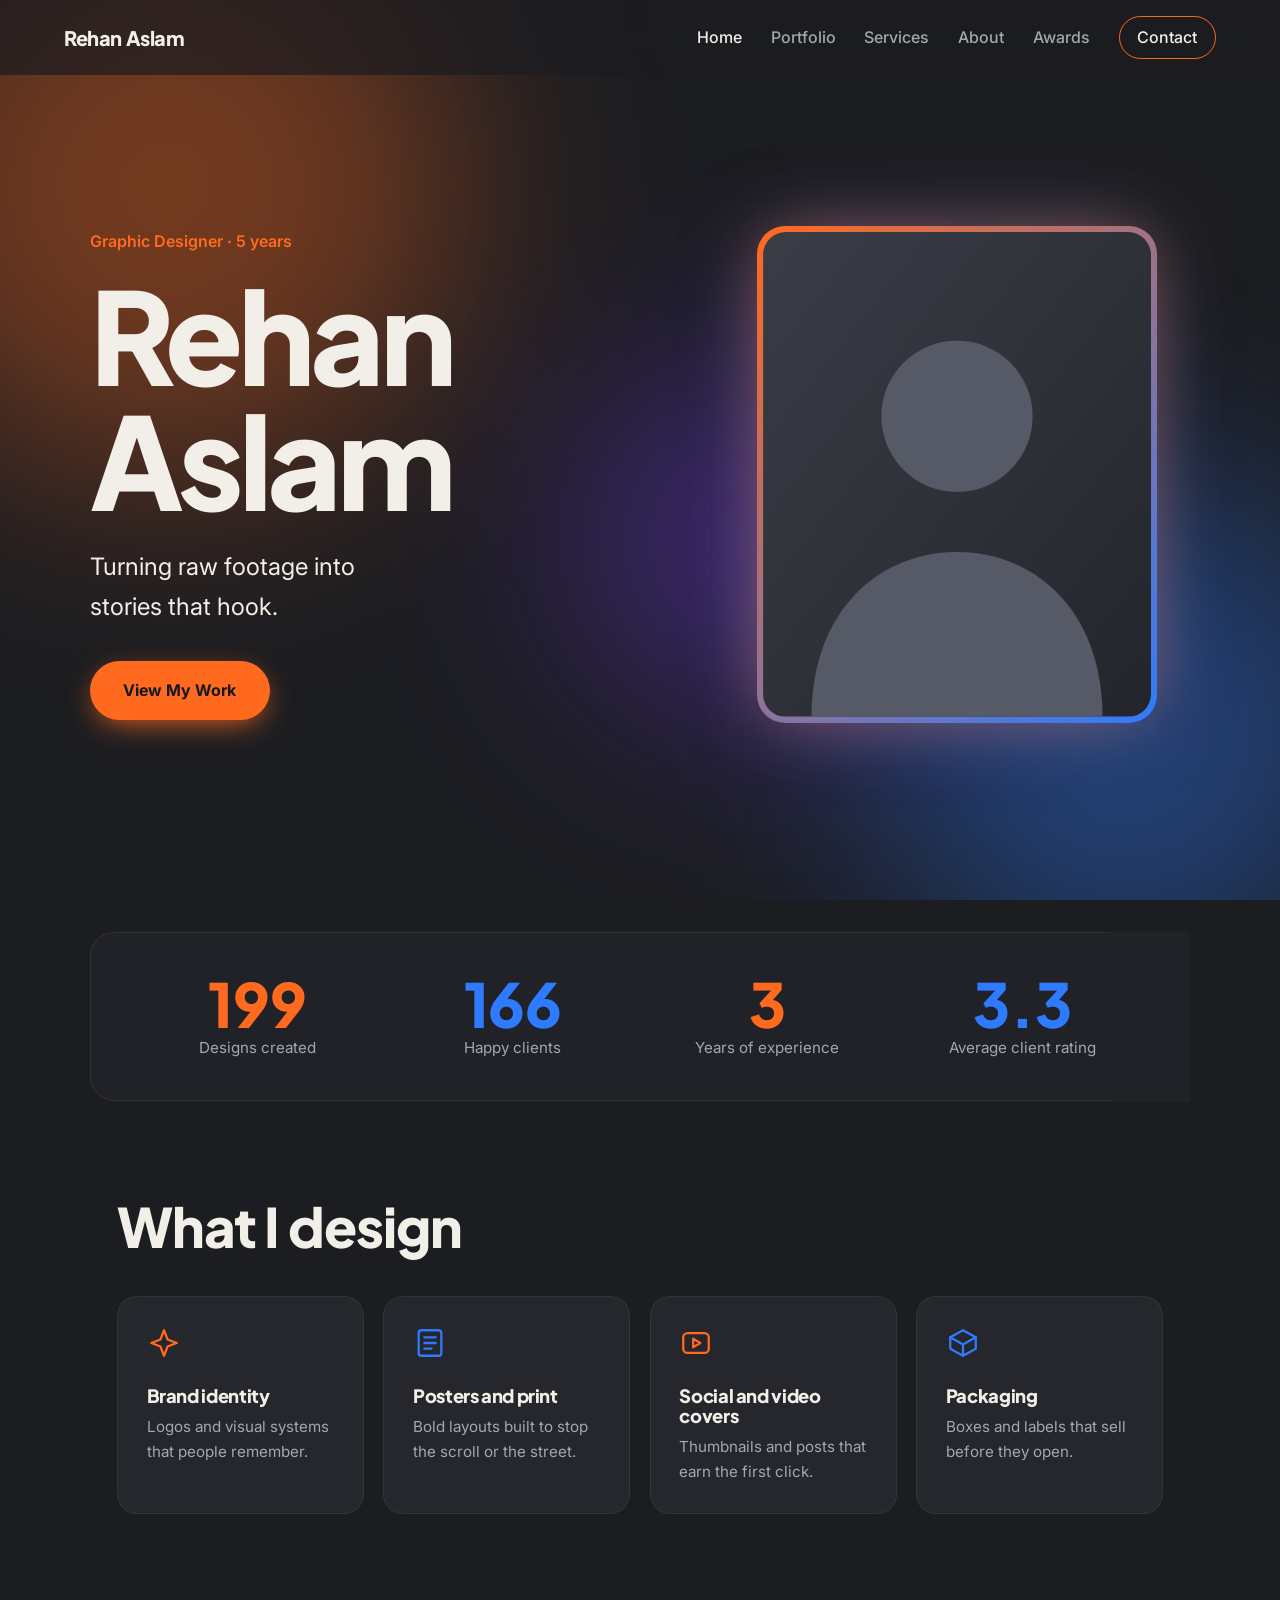
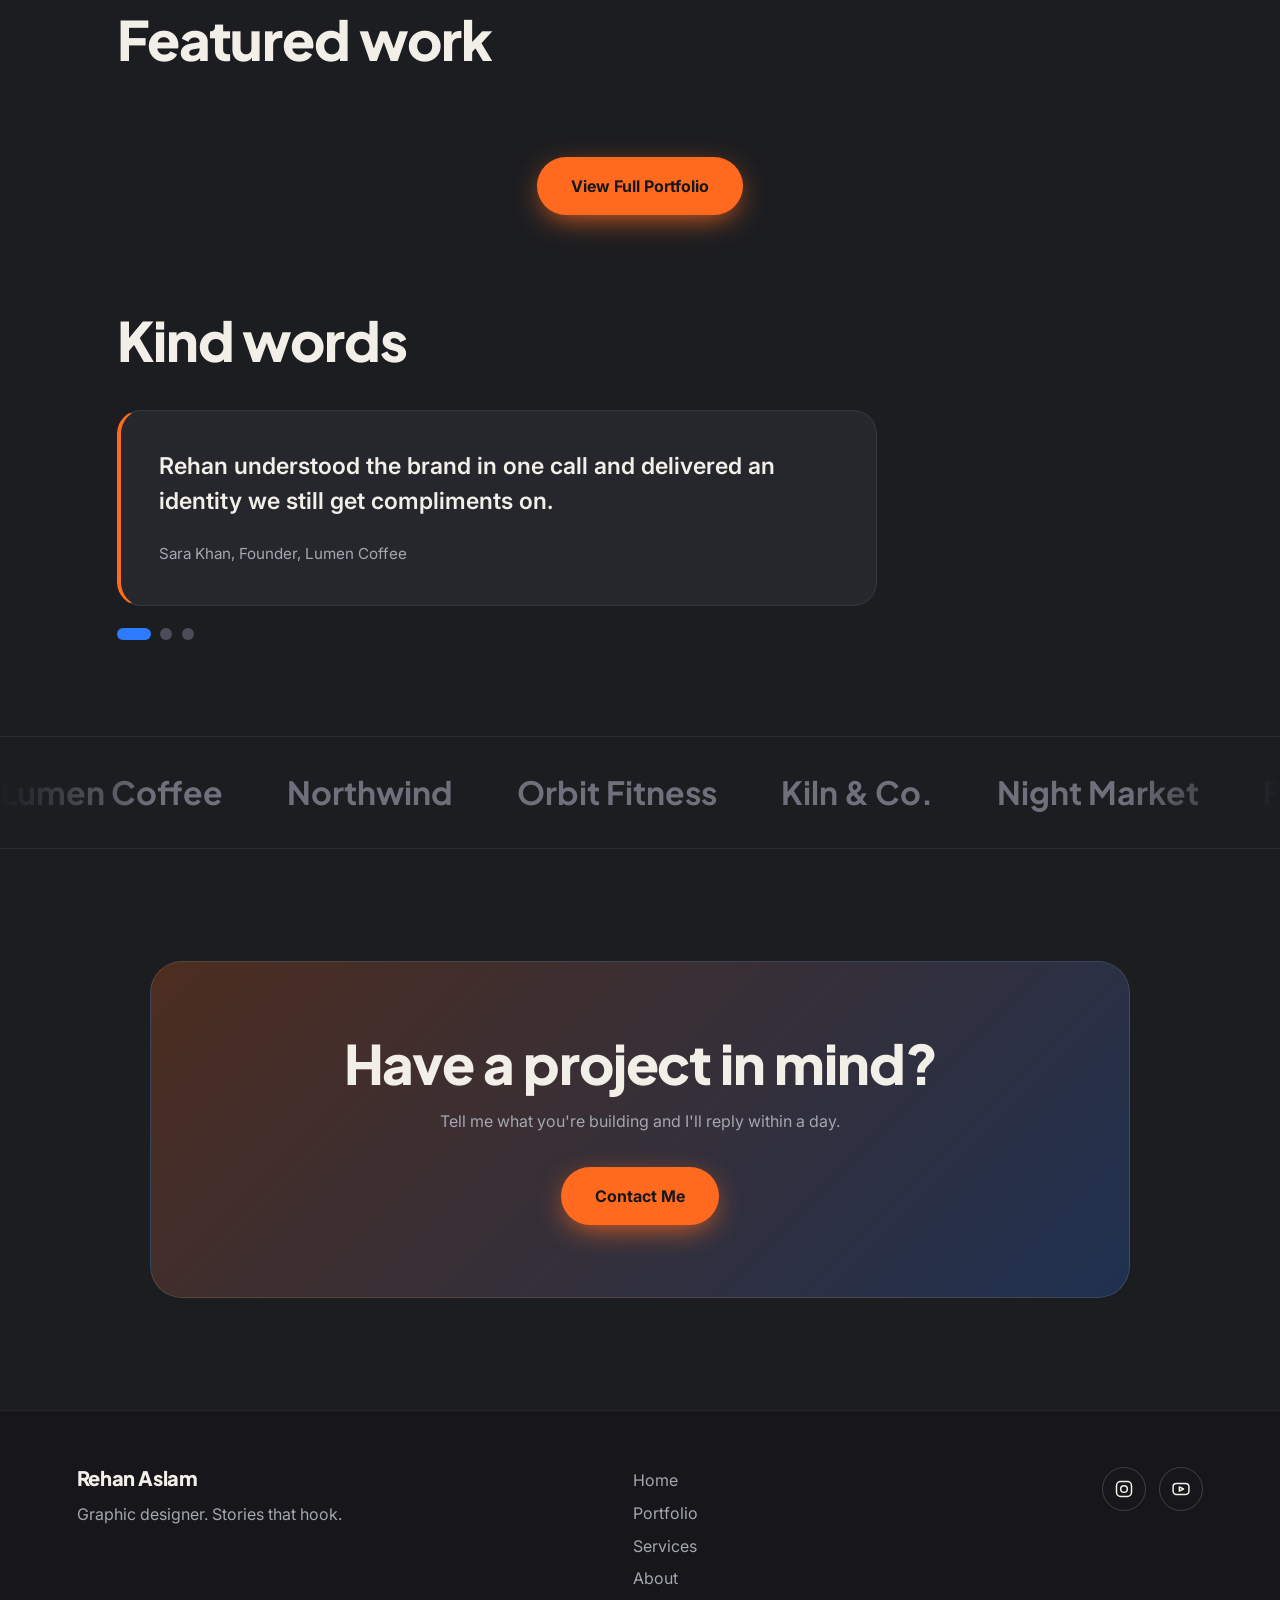
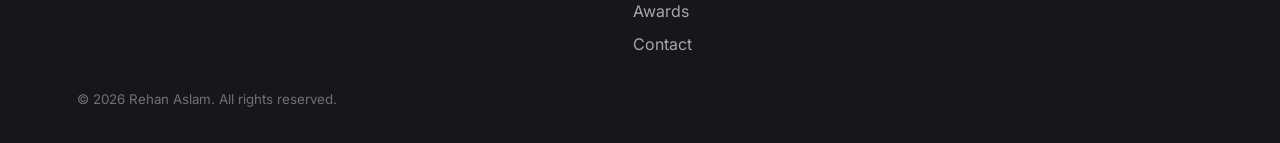
<file: rehan-aslam-portfolio (8)/rehan/index.html>
<!DOCTYPE html>
<html lang="en"><head><meta charset="utf-8"><meta name="viewport" content="width=device-width,initial-scale=1">
<title>Rehan Aslam | Graphic Designer</title>
<meta name="description" content="Rehan Aslam, graphic designer with 5 years of experience. Turning raw footage into stories that hook.">
<link rel="preconnect" href="https://fonts.googleapis.com"><link rel="preconnect" href="https://fonts.gstatic.com" crossorigin>
<link href="https://fonts.googleapis.com/css2?family=Plus+Jakarta+Sans:wght@600;700;800&family=Inter:wght@400;500;600&display=swap" rel="stylesheet">
<link rel="stylesheet" href="css/themes.css"><link rel="stylesheet" href="css/style.css"><script>try{document.documentElement.dataset.theme=localStorage.th||''}catch(e){}</script><link rel="icon" href="data:image/svg+xml,%3Csvg xmlns=%27http://www.w3.org/2000/svg%27 viewBox=%270 0 64 64%27%3E%3Crect width=%2764%27 height=%2764%27 rx=%2714%27 fill=%27%23ff6a1f%27/%3E%3Ctext x=%2732%27 y=%2744%27 font-size=%2738%27 font-weight=%27800%27 text-anchor=%27middle%27 fill=%27%2316171a%27 font-family=%27Arial%27%3ER%3C/text%3E%3C/svg%3E"></head><body>
<div class="glow" aria-hidden="true"><i class="b1"></i><i class="b2"></i><i class="b3"></i></div>
<header class="nav"><a class="logo" href="index.html" data-t="g.h1">Rehan Aslam</a>
<button class="burger" aria-label="Menu" aria-expanded="false"><span></span><span></span></button>
<nav id="menu"><a href="index.html" class="on">Home</a><a href="portfolio.html">Portfolio</a><a href="services.html">Services</a><a href="about.html">About</a><a href="awards.html">Awards</a><a href="contact.html" class="pill">Contact</a></nav></header>
<main>
<section class="hero"><div class="hero-text"><p class="role" data-t="home.1">Graphic Designer · 5 years</p><h1 data-t="home.2">Rehan<br>Aslam</h1><p class="tag" data-t="home.3">Turning raw footage into stories that hook.</p><a class="btn" href="portfolio.html" data-t="home.4">View My Work</a></div>
<figure class="photo"><img data-img="profile" src="assets/profile-placeholder.svg" alt="Portrait of Rehan Aslam" width="400" height="500"></figure></section>

<section class="stats rv"><div data-tn="home.stat1" data-to="300" data-s="+"><b>0</b><span data-t="home.5">Designs created</span></div><div data-tn="home.stat2" data-to="250" data-s="+"><b>0</b><span data-t="home.6">Happy clients</span></div><div data-tn="home.stat3" data-to="5" data-s=""><b>0</b><span data-t="home.7">Years of experience</span></div><div data-tn="home.stat4" data-to="4.9" data-s="/5" data-d="1"><b>0</b><span data-t="home.8">Average client rating</span></div></section>

<section class="sec"><h2 class="rv" data-t="home.9">What I design</h2><div class="grid4">
<article class="rv card"><svg viewBox="0 0 24 24"><path d="M12 3l2.5 6.5L21 12l-6.5 2.5L12 21l-2.5-6.5L3 12l6.5-2.5z"/></svg><h3 data-t="home.10">Brand identity</h3><p data-t="home.11">Logos and visual systems that people remember.</p></article>
<article class="rv card"><svg viewBox="0 0 24 24"><rect x="4" y="3" width="16" height="18" rx="2"/><path d="M8 8h8M8 12h8M8 16h5"/></svg><h3 data-t="home.12">Posters and print</h3><p data-t="home.13">Bold layouts built to stop the scroll or the street.</p></article>
<article class="rv card"><svg viewBox="0 0 24 24"><rect x="3" y="5" width="18" height="14" rx="3"/><path d="M10 9l5 3-5 3z"/></svg><h3 data-t="home.14">Social and video covers</h3><p data-t="home.15">Thumbnails and posts that earn the first click.</p></article>
<article class="rv card"><svg viewBox="0 0 24 24"><path d="M3 8l9-5 9 5v8l-9 5-9-5z"/><path d="M3 8l9 5 9-5M12 13v8"/></svg><h3 data-t="home.16">Packaging</h3><p data-t="home.17">Boxes and labels that sell before they open.</p></article></div></section>

<section class="sec"><h2 class="rv" data-t="home.18">Featured work</h2><div class="work"></div>
<p class="center rv"><a class="btn" href="portfolio.html" data-t="home.19">View Full Portfolio</a></p></section>

<section class="sec"><h2 class="rv" data-t="home.20">Kind words</h2><div class="slider rv" aria-live="polite"><div class="track">
<blockquote><p data-t="home.21">Rehan understood the brand in one call and delivered an identity we still get compliments on.</p><cite data-t="home.22">Sara Khan, Founder, Lumen Coffee</cite></blockquote>
<blockquote><p data-t="home.23">Fast, sharp and easy to work with. Our launch posters outperformed every previous campaign.</p><cite data-t="home.24">Daniel Cruz, Marketing Lead, Northwind</cite></blockquote>
<blockquote><p data-t="home.25">He turns rough ideas into designs that feel finished. Every revision made it better.</p><cite data-t="home.26">Ayesha Malik, Creative Director, Orbit</cite></blockquote></div>
<div class="dots"><button aria-label="Testimonial 1" class="on"></button><button aria-label="Testimonial 2"></button><button aria-label="Testimonial 3"></button></div></div></section>

<section class="brands rv" aria-label="Brands I have worked with"><div class="mq"><div class="mqt"><span data-t="home.27">Lumen Coffee</span><span data-t="home.28">Northwind</span><span data-t="home.29">Orbit Fitness</span><span data-t="home.30">Kiln &amp; Co.</span><span data-t="home.31">Night Market</span><span data-t="home.32">Fable Books</span></div></div></section>

<section class="cta rv"><h2 data-t="home.33">Have a project in mind?</h2><p data-t="home.34">Tell me what you're building and I'll reply within a day.</p><a class="btn" href="contact.html" data-t="home.35">Contact Me</a></section>
</main>
<footer><div><a class="logo" href="index.html" data-t="g.f1">Rehan Aslam</a><p data-t="g.f2">Graphic designer. Stories that hook.</p></div>
<nav><a href="index.html">Home</a><a href="portfolio.html">Portfolio</a><a href="services.html">Services</a><a href="about.html">About</a><a href="awards.html">Awards</a><a href="contact.html">Contact</a></nav>
<div class="soc"><a href="https://www.instagram.com/" target="_blank" rel="noopener" data-c="instagram" aria-label="Instagram"><svg viewBox="0 0 24 24"><rect x="3" y="3" width="18" height="18" rx="5"/><circle cx="12" cy="12" r="4"/></svg></a><a href="https://www.youtube.com/" target="_blank" rel="noopener" data-c="youtube" aria-label="YouTube"><svg viewBox="0 0 24 24"><rect x="2.5" y="5.5" width="19" height="13" rx="4"/><path d="M10 9.5l5 2.5-5 2.5z"/></svg></a></div>
<small data-t="g.f3">© 2026 Rehan Aslam. All rights reserved.</small></footer>
<script src="js/main.js"></script><script src="js/site.js"></script></body></html>
</file>
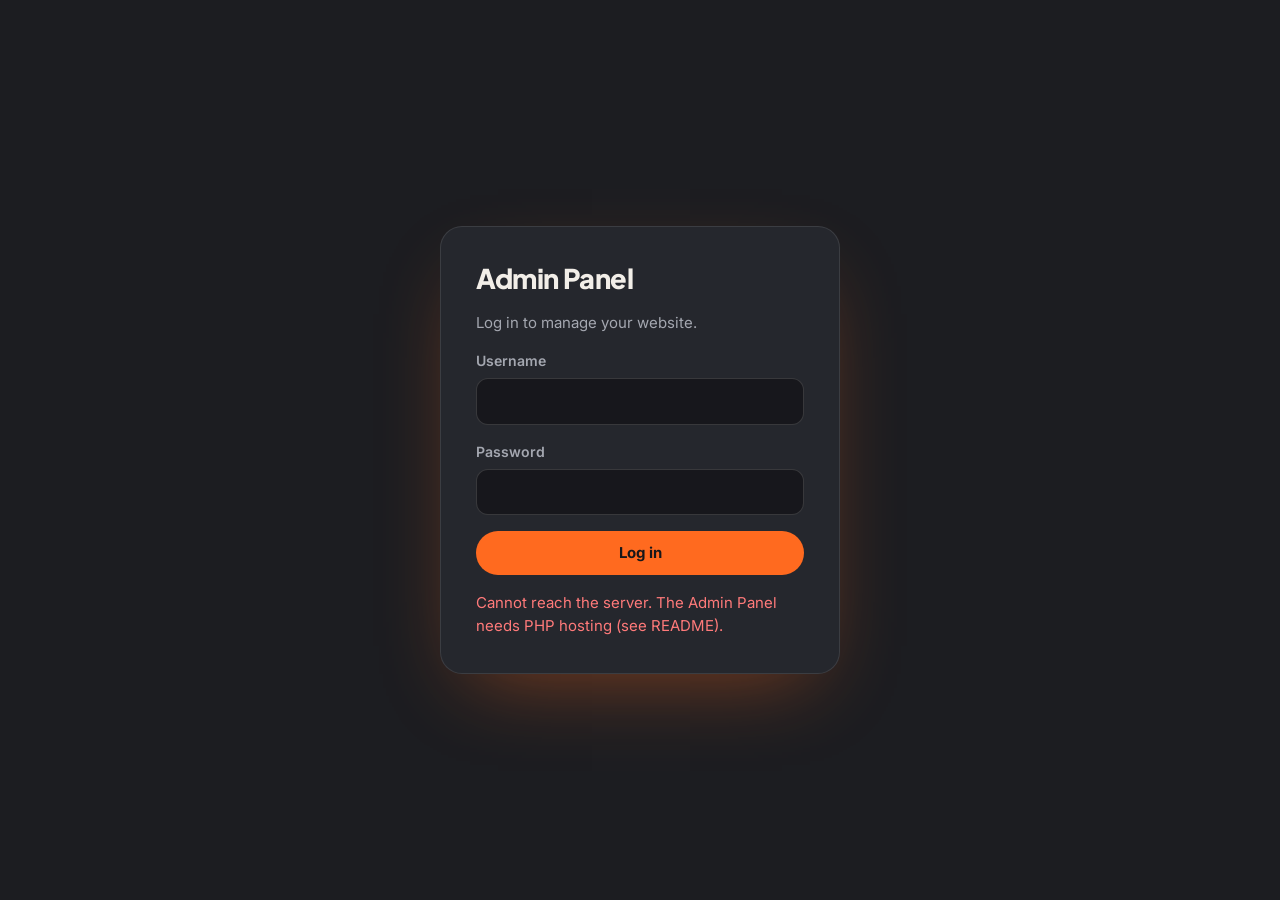
<file: rehan-aslam-portfolio (8)/rehan/admin/index.html>
<!DOCTYPE html>
<html lang="en"><head><meta charset="utf-8"><meta name="viewport" content="width=device-width,initial-scale=1"><meta name="robots" content="noindex,nofollow">
<title>Admin Panel | Rehan Aslam</title>
<script>try{document.documentElement.dataset.theme=localStorage.th||''}catch(e){}</script>
<link href="https://fonts.googleapis.com/css2?family=Plus+Jakarta+Sans:wght@600;700;800&family=Inter:wght@400;500;600&display=swap" rel="stylesheet">
<link rel="stylesheet" href="../css/themes.css"><link rel="stylesheet" href="admin.css"><link rel="icon" href="data:image/svg+xml,%3Csvg xmlns=%27http://www.w3.org/2000/svg%27 viewBox=%270 0 64 64%27%3E%3Crect width=%2764%27 height=%2764%27 rx=%2714%27 fill=%27%23ff6a1f%27/%3E%3Ctext x=%2732%27 y=%2744%27 font-size=%2738%27 font-weight=%27800%27 text-anchor=%27middle%27 fill=%27%2316171a%27 font-family=%27Arial%27%3ER%3C/text%3E%3C/svg%3E"></head><body>
<div id="login" hidden><form id="lf" class="lbox"><h1>Admin Panel</h1><p>Log in to manage your website.</p>
<label>Username<input id="lu" autocomplete="username" required></label><label>Password<input id="lp" type="password" autocomplete="current-password" required></label>
<button class="b1" type="submit">Log in</button><p id="lerr" class="err" role="alert"></p></form></div>
<div id="app" hidden><aside><div class="brand">Rehan Aslam<small>Admin Panel</small></div><nav id="nav"></nav><a class="vs" href="../index.html" target="_blank">View live website</a><button id="out" class="b2">Log out</button></aside>
<main id="main"></main></div><div id="toast" role="status"></div><script src="admin.js"></script></body></html>
</file>
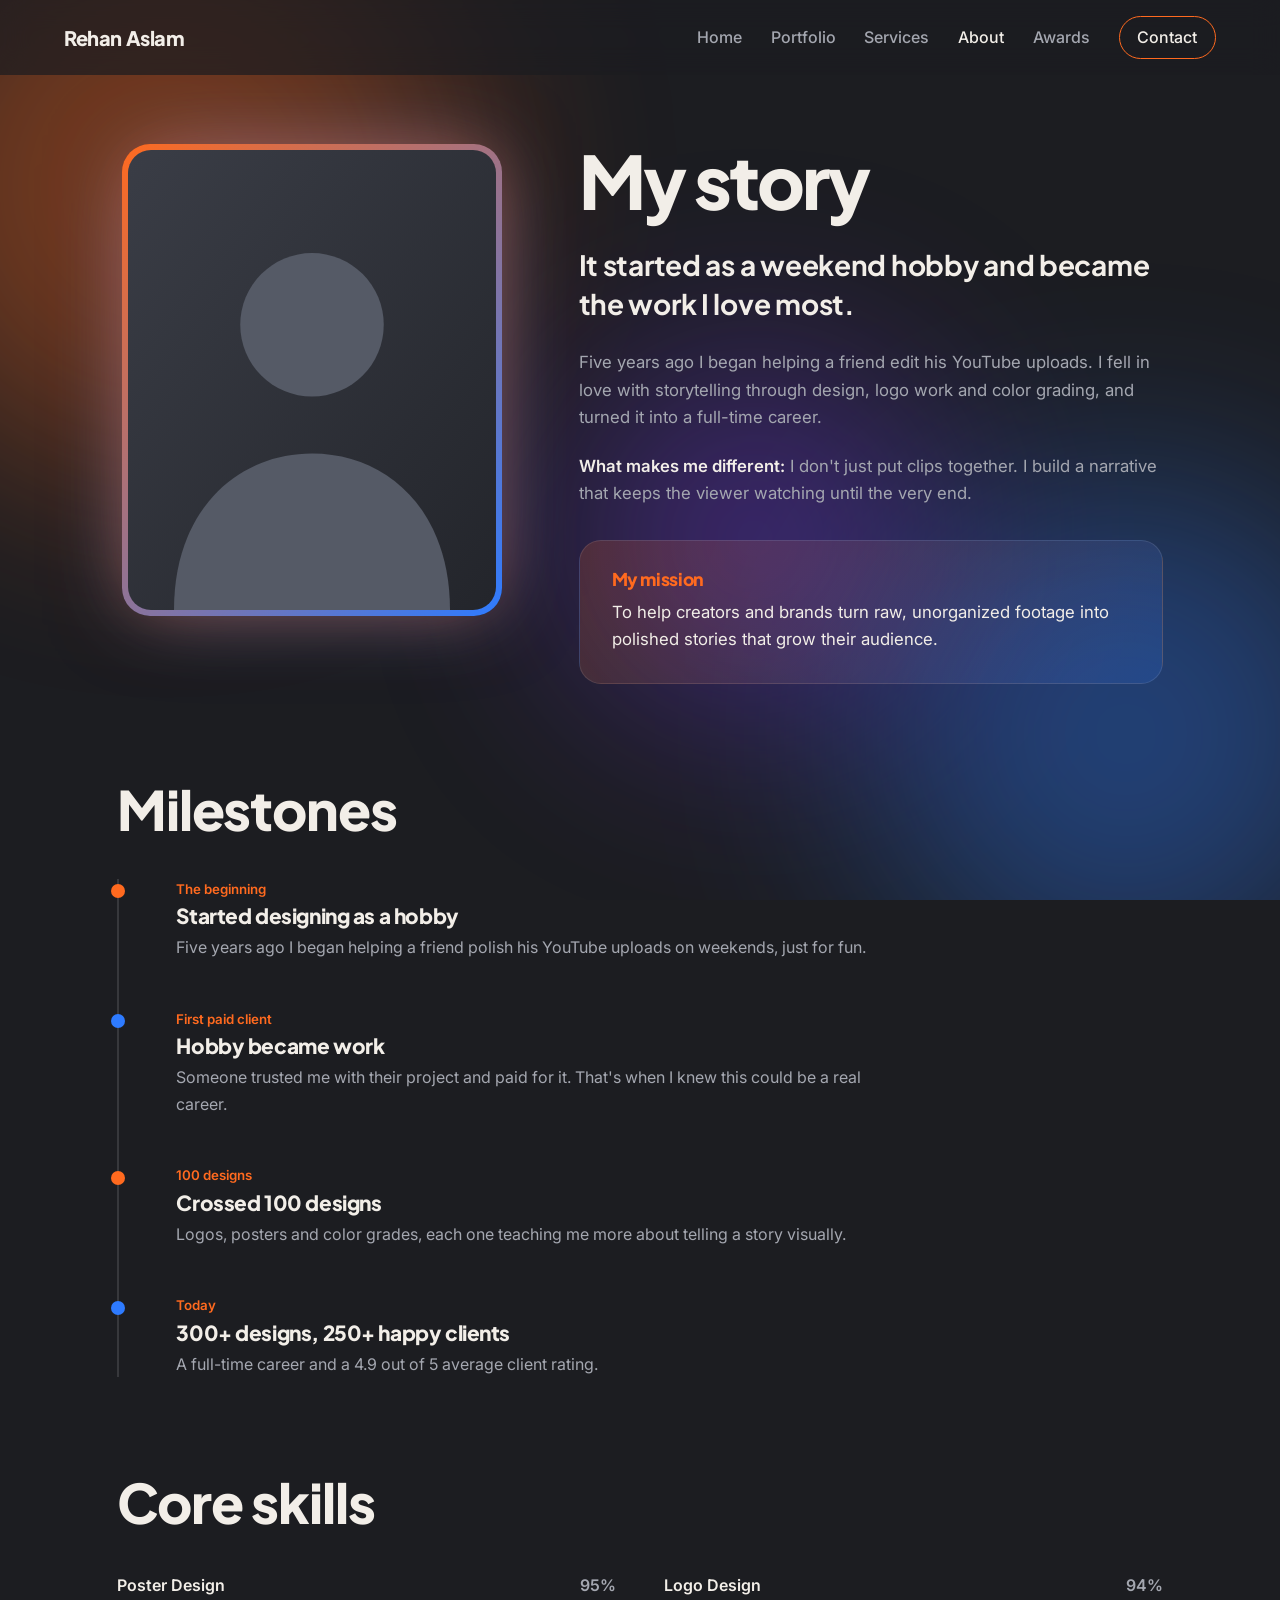
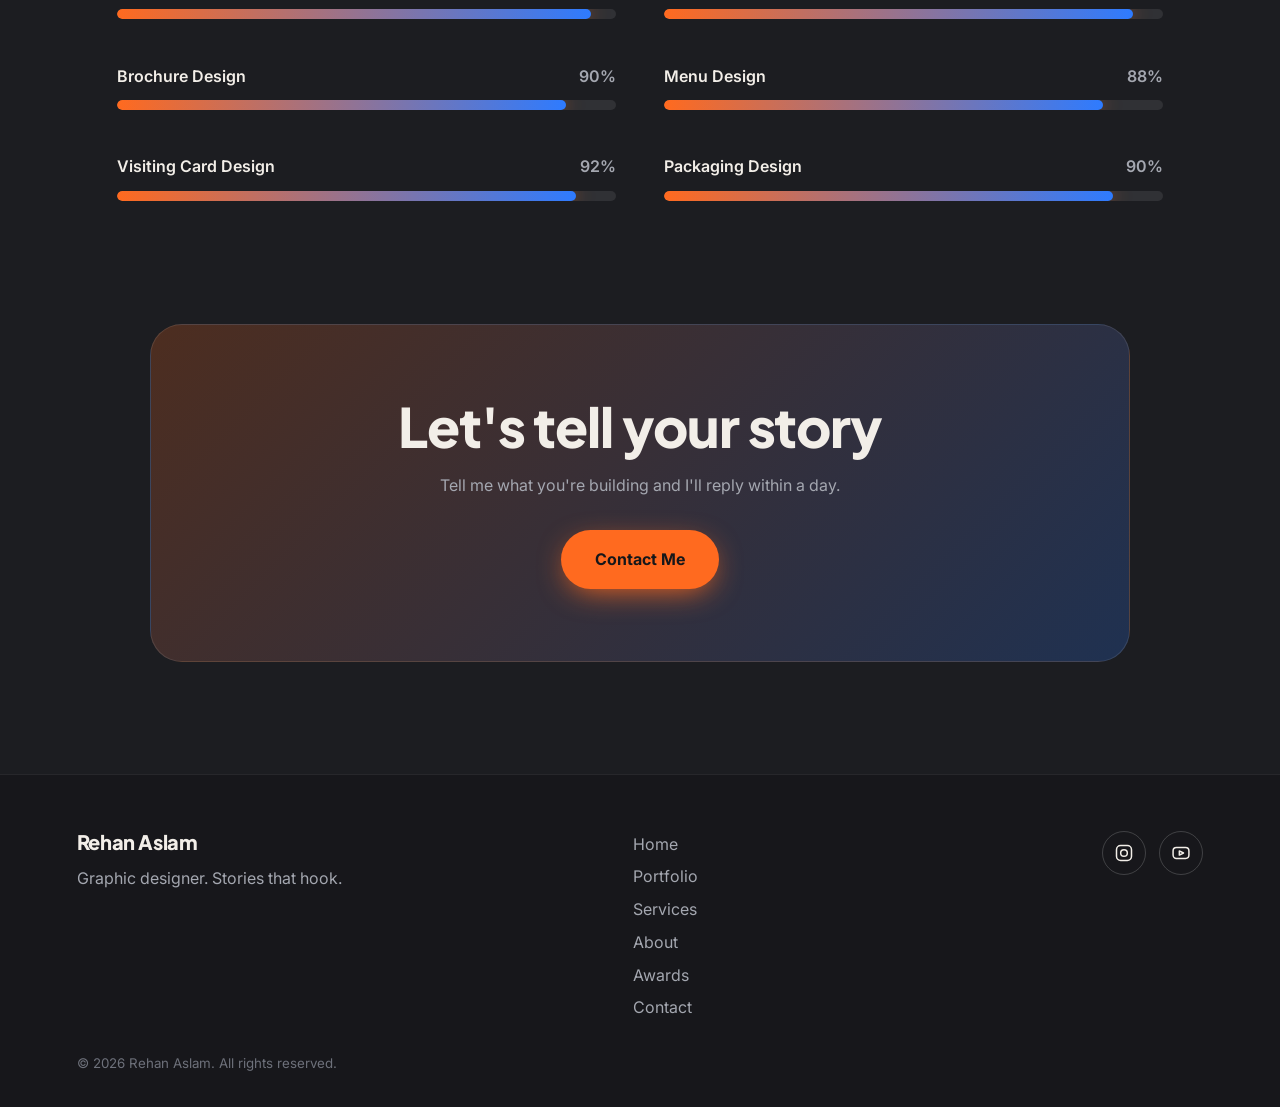
<file: rehan-aslam-portfolio (8)/rehan/about.html>
<!DOCTYPE html>
<html lang="en"><head><meta charset="utf-8"><meta name="viewport" content="width=device-width,initial-scale=1">
<title>About | Rehan Aslam</title>
<meta name="description" content="The story, milestones and skills of Rehan Aslam, graphic designer.">
<link rel="preconnect" href="https://fonts.googleapis.com"><link rel="preconnect" href="https://fonts.gstatic.com" crossorigin>
<link href="https://fonts.googleapis.com/css2?family=Plus+Jakarta+Sans:wght@600;700;800&family=Inter:wght@400;500;600&display=swap" rel="stylesheet">
<link rel="stylesheet" href="css/themes.css"><link rel="stylesheet" href="css/style.css"><script>try{document.documentElement.dataset.theme=localStorage.th||''}catch(e){}</script><link rel="icon" href="data:image/svg+xml,%3Csvg xmlns=%27http://www.w3.org/2000/svg%27 viewBox=%270 0 64 64%27%3E%3Crect width=%2764%27 height=%2764%27 rx=%2714%27 fill=%27%23ff6a1f%27/%3E%3Ctext x=%2732%27 y=%2744%27 font-size=%2738%27 font-weight=%27800%27 text-anchor=%27middle%27 fill=%27%2316171a%27 font-family=%27Arial%27%3ER%3C/text%3E%3C/svg%3E"></head><body>
<div class="glow" aria-hidden="true"><i class="b1"></i><i class="b2"></i><i class="b3"></i></div>
<header class="nav"><a class="logo" href="index.html" data-t="g.h1">Rehan Aslam</a>
<button class="burger" aria-label="Menu" aria-expanded="false"><span></span><span></span></button>
<nav id="menu"><a href="index.html">Home</a><a href="portfolio.html">Portfolio</a><a href="services.html">Services</a><a href="about.html" class="on">About</a><a href="awards.html">Awards</a><a href="contact.html" class="pill">Contact</a></nav></header>
<main>
<section class="abt"><figure class="photo rv"><img data-img="profile" src="assets/profile-placeholder.svg" alt="Portrait of Rehan Aslam" width="400" height="500"></figure>
<div><h1 class="rv" data-t="about.1">My story</h1>
<p class="lead rv" data-t="about.2">It started as a weekend hobby and became the work I love most.</p>
<p class="rv" data-t="about.3">Five years ago I began helping a friend edit his YouTube uploads. I fell in love with storytelling through design, logo work and color grading, and turned it into a full-time career.</p>
<p class="rv"><strong>What makes me different:</strong> I don't just put clips together. I build a narrative that keeps the viewer watching until the very end.</p>
<div class="mission rv"><h3 data-t="about.4">My mission</h3><p data-t="about.5">To help creators and brands turn raw, unorganized footage into polished stories that grow their audience.</p></div></div></section>
<section class="sec"><h2 class="rv" data-t="about.6">Milestones</h2><ol class="tl"><li class="rv"><small data-t="about.7">The beginning</small><h3 data-t="about.8">Started designing as a hobby</h3><p data-t="about.9">Five years ago I began helping a friend polish his YouTube uploads on weekends, just for fun.</p></li><li class="rv"><small data-t="about.10">First paid client</small><h3 data-t="about.11">Hobby became work</h3><p data-t="about.12">Someone trusted me with their project and paid for it. That's when I knew this could be a real career.</p></li><li class="rv"><small data-t="about.13">100 designs</small><h3 data-t="about.14">Crossed 100 designs</h3><p data-t="about.15">Logos, posters and color grades, each one teaching me more about telling a story visually.</p></li><li class="rv"><small data-t="about.16">Today</small><h3 data-t="about.17">300+ designs, 250+ happy clients</h3><p data-t="about.18">A full-time career and a 4.9 out of 5 average client rating.</p></li></ol></section>
<section class="sec"><h2 class="rv" data-t="about.19">Core skills</h2><div class="skills"><div class="sk rv"><div>Poster Design<span data-t="about.20">95%</span></div><div class="bar" role="progressbar" aria-label="Poster Design" aria-valuenow="95" aria-valuemin="0" aria-valuemax="100"><i style="--w:95%"></i></div></div><div class="sk rv"><div>Logo Design<span data-t="about.21">94%</span></div><div class="bar" role="progressbar" aria-label="Logo Design" aria-valuenow="94" aria-valuemin="0" aria-valuemax="100"><i style="--w:94%"></i></div></div><div class="sk rv"><div>Brochure Design<span data-t="about.22">90%</span></div><div class="bar" role="progressbar" aria-label="Brochure Design" aria-valuenow="90" aria-valuemin="0" aria-valuemax="100"><i style="--w:90%"></i></div></div><div class="sk rv"><div>Menu Design<span data-t="about.23">88%</span></div><div class="bar" role="progressbar" aria-label="Menu Design" aria-valuenow="88" aria-valuemin="0" aria-valuemax="100"><i style="--w:88%"></i></div></div><div class="sk rv"><div>Visiting Card Design<span data-t="about.24">92%</span></div><div class="bar" role="progressbar" aria-label="Visiting Card Design" aria-valuenow="92" aria-valuemin="0" aria-valuemax="100"><i style="--w:92%"></i></div></div><div class="sk rv"><div>Packaging Design<span data-t="about.25">90%</span></div><div class="bar" role="progressbar" aria-label="Packaging Design" aria-valuenow="90" aria-valuemin="0" aria-valuemax="100"><i style="--w:90%"></i></div></div></div></section>
<section class="cta rv"><h2 data-t="about.26">Let's tell your story</h2><p data-t="about.27">Tell me what you're building and I'll reply within a day.</p><a class="btn" href="contact.html" data-t="about.28">Contact Me</a></section>
</main>
<footer><div><a class="logo" href="index.html" data-t="g.f1">Rehan Aslam</a><p data-t="g.f2">Graphic designer. Stories that hook.</p></div>
<nav><a href="index.html">Home</a><a href="portfolio.html">Portfolio</a><a href="services.html">Services</a><a href="about.html">About</a><a href="awards.html">Awards</a><a href="contact.html">Contact</a></nav>
<div class="soc"><a href="https://www.instagram.com/" target="_blank" rel="noopener" data-c="instagram" aria-label="Instagram"><svg viewBox="0 0 24 24"><rect x="3" y="3" width="18" height="18" rx="5"/><circle cx="12" cy="12" r="4"/></svg></a><a href="https://www.youtube.com/" target="_blank" rel="noopener" data-c="youtube" aria-label="YouTube"><svg viewBox="0 0 24 24"><rect x="2.5" y="5.5" width="19" height="13" rx="4"/><path d="M10 9.5l5 2.5-5 2.5z"/></svg></a></div>
<small data-t="g.f3">© 2026 Rehan Aslam. All rights reserved.</small></footer>
<script src="js/main.js"></script><script src="js/site.js"></script></body></html>
</file>
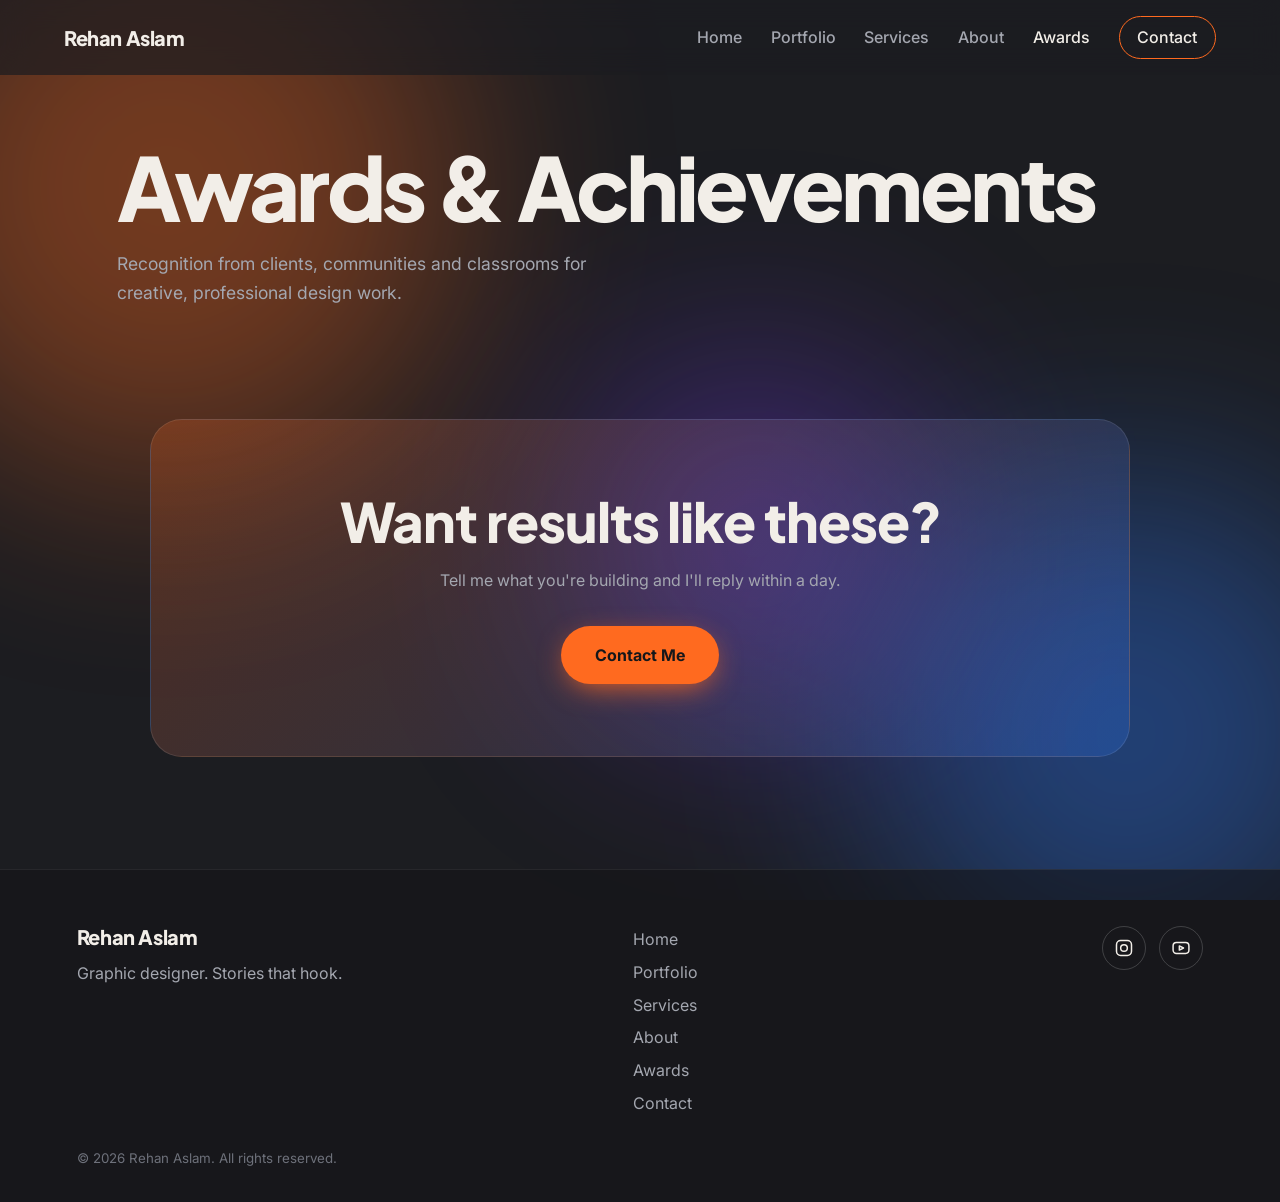
<file: rehan-aslam-portfolio (8)/rehan/awards.html>
<!DOCTYPE html>
<html lang="en"><head><meta charset="utf-8"><meta name="viewport" content="width=device-width,initial-scale=1">
<title>Awards &amp; Achievements | Rehan Aslam</title>
<meta name="description" content="Awards and achievements of Rehan Aslam, graphic designer.">
<link rel="preconnect" href="https://fonts.googleapis.com"><link rel="preconnect" href="https://fonts.gstatic.com" crossorigin>
<link href="https://fonts.googleapis.com/css2?family=Plus+Jakarta+Sans:wght@600;700;800&family=Inter:wght@400;500;600&display=swap" rel="stylesheet">
<link rel="stylesheet" href="css/themes.css"><link rel="stylesheet" href="css/style.css"><script>try{document.documentElement.dataset.theme=localStorage.th||''}catch(e){}</script><link rel="icon" href="data:image/svg+xml,%3Csvg xmlns=%27http://www.w3.org/2000/svg%27 viewBox=%270 0 64 64%27%3E%3Crect width=%2764%27 height=%2764%27 rx=%2714%27 fill=%27%23ff6a1f%27/%3E%3Ctext x=%2732%27 y=%2744%27 font-size=%2738%27 font-weight=%27800%27 text-anchor=%27middle%27 fill=%27%2316171a%27 font-family=%27Arial%27%3ER%3C/text%3E%3C/svg%3E"></head><body>
<div class="glow" aria-hidden="true"><i class="b1"></i><i class="b2"></i><i class="b3"></i></div>
<header class="nav"><a class="logo" href="index.html" data-t="g.h1">Rehan Aslam</a>
<button class="burger" aria-label="Menu" aria-expanded="false"><span></span><span></span></button>
<nav id="menu"><a href="index.html">Home</a><a href="portfolio.html">Portfolio</a><a href="services.html">Services</a><a href="about.html">About</a><a href="awards.html" class="on">Awards</a><a href="contact.html" class="pill">Contact</a></nav></header>
<main>
<section class="phead"><h1 data-t="awards.1">Awards &amp; Achievements</h1><p data-t="awards.2">Recognition from clients, communities and classrooms for creative, professional design work.</p></section>
<ol class="awl" id="al"></ol>
<section class="cta rv"><h2 data-t="awards.3">Want results like these?</h2><p data-t="awards.4">Tell me what you're building and I'll reply within a day.</p><a class="btn" href="contact.html" data-t="awards.5">Contact Me</a></section>
</main>
<footer><div><a class="logo" href="index.html" data-t="g.f1">Rehan Aslam</a><p data-t="g.f2">Graphic designer. Stories that hook.</p></div>
<nav><a href="index.html">Home</a><a href="portfolio.html">Portfolio</a><a href="services.html">Services</a><a href="about.html">About</a><a href="awards.html">Awards</a><a href="contact.html">Contact</a></nav>
<div class="soc"><a href="https://www.instagram.com/" target="_blank" rel="noopener" data-c="instagram" aria-label="Instagram"><svg viewBox="0 0 24 24"><rect x="3" y="3" width="18" height="18" rx="5"/><circle cx="12" cy="12" r="4"/></svg></a><a href="https://www.youtube.com/" target="_blank" rel="noopener" data-c="youtube" aria-label="YouTube"><svg viewBox="0 0 24 24"><rect x="2.5" y="5.5" width="19" height="13" rx="4"/><path d="M10 9.5l5 2.5-5 2.5z"/></svg></a></div>
<small data-t="g.f3">© 2026 Rehan Aslam. All rights reserved.</small></footer>
<script src="js/main.js"></script><script src="js/site.js"></script></body></html>
</file>
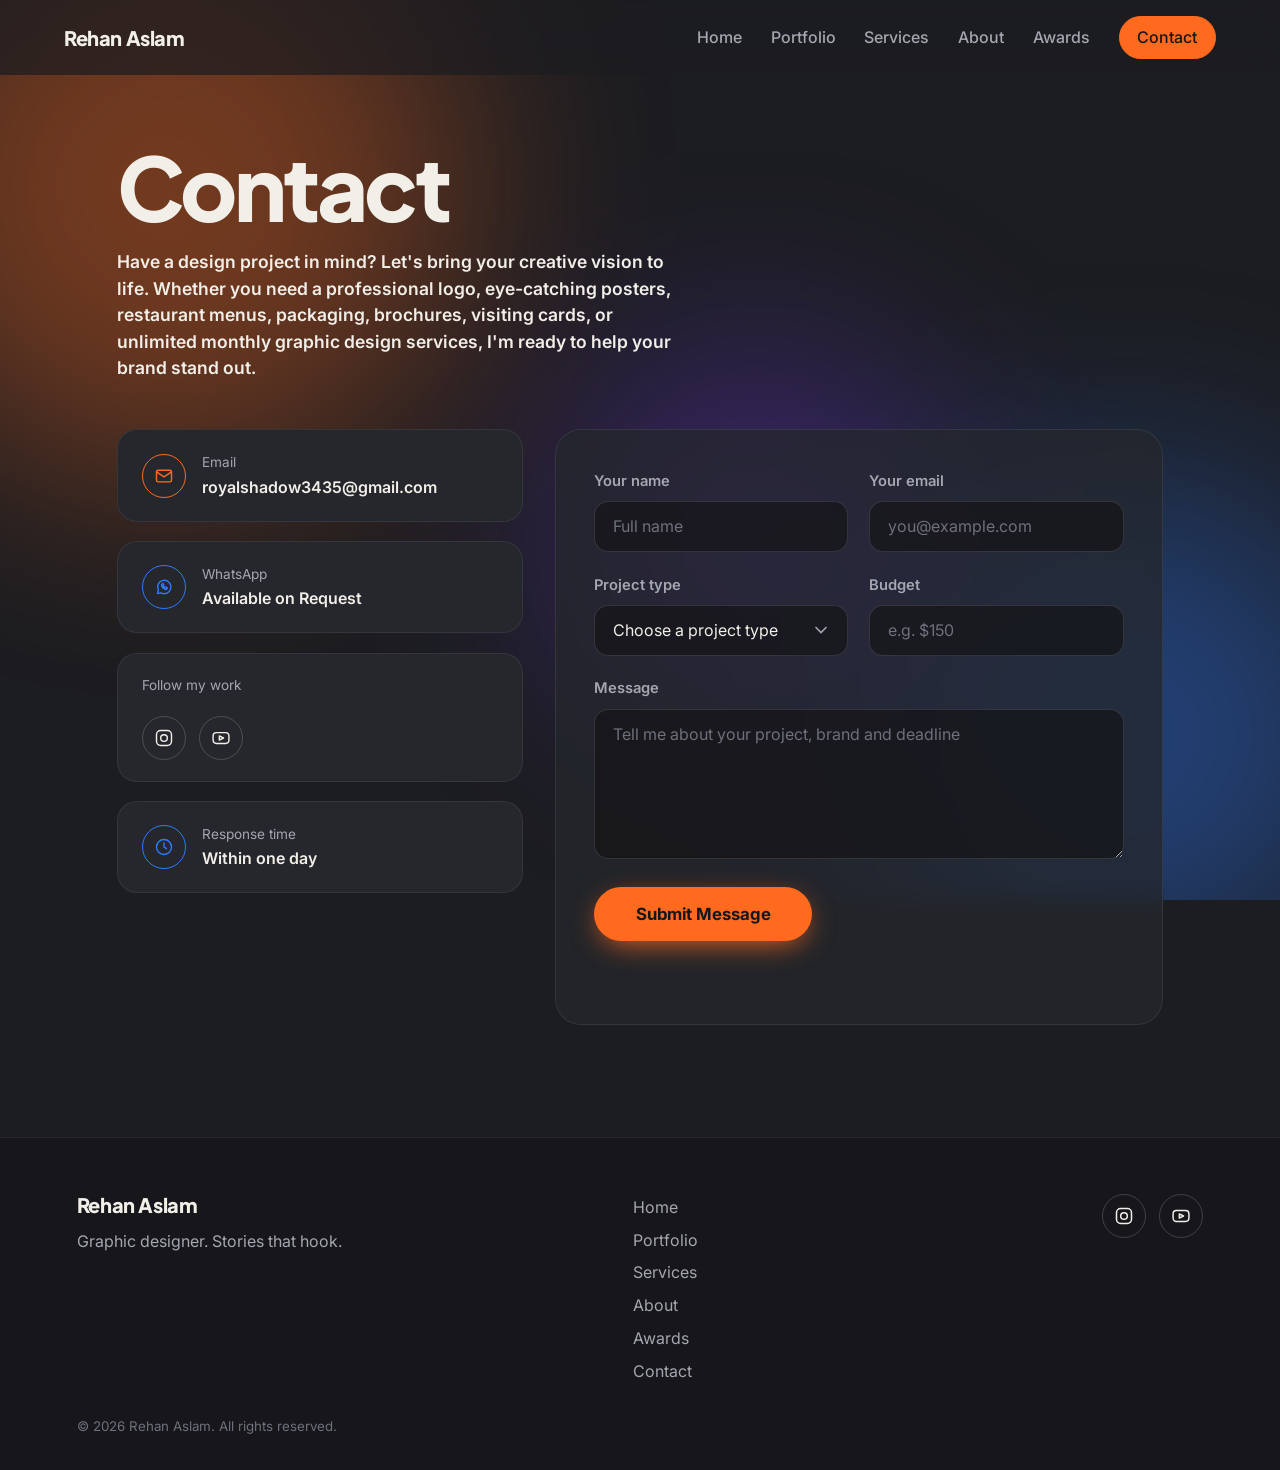
<file: rehan-aslam-portfolio (8)/rehan/contact.html>
<!DOCTYPE html>
<html lang="en"><head><meta charset="utf-8"><meta name="viewport" content="width=device-width,initial-scale=1">
<title>Contact | Rehan Aslam</title>
<meta name="description" content="Contact Rehan Aslam for logo, poster, menu, packaging, brochure and visiting card design, or a monthly design subscription.">
<link rel="preconnect" href="https://fonts.googleapis.com"><link rel="preconnect" href="https://fonts.gstatic.com" crossorigin>
<link href="https://fonts.googleapis.com/css2?family=Plus+Jakarta+Sans:wght@600;700;800&family=Inter:wght@400;500;600&display=swap" rel="stylesheet">
<link rel="stylesheet" href="css/themes.css"><link rel="stylesheet" href="css/style.css"><script>try{document.documentElement.dataset.theme=localStorage.th||''}catch(e){}</script><link rel="icon" href="data:image/svg+xml,%3Csvg xmlns=%27http://www.w3.org/2000/svg%27 viewBox=%270 0 64 64%27%3E%3Crect width=%2764%27 height=%2764%27 rx=%2714%27 fill=%27%23ff6a1f%27/%3E%3Ctext x=%2732%27 y=%2744%27 font-size=%2738%27 font-weight=%27800%27 text-anchor=%27middle%27 fill=%27%2316171a%27 font-family=%27Arial%27%3ER%3C/text%3E%3C/svg%3E"></head><body>
<div class="glow" aria-hidden="true"><i class="b1"></i><i class="b2"></i><i class="b3"></i></div>
<header class="nav"><a class="logo" href="index.html" data-t="g.h1">Rehan Aslam</a>
<button class="burger" aria-label="Menu" aria-expanded="false"><span></span><span></span></button>
<nav id="menu"><a href="index.html">Home</a><a href="portfolio.html">Portfolio</a><a href="services.html">Services</a><a href="about.html">About</a><a href="awards.html">Awards</a><a href="contact.html" class="pill on">Contact</a></nav></header>
<main>
<section class="phead"><h1 data-t="contact.1">Contact</h1><p class="cintro" data-t="contact.2">Have a design project in mind? Let's bring your creative vision to life. Whether you need a professional logo, eye-catching posters, restaurant menus, packaging, brochures, visiting cards, or unlimited monthly graphic design services, I'm ready to help your brand stand out.</p></section>
<div class="cwrap"><div class="cinfo">
<a class="ci rv" data-c="email" href="mailto:royalshadow3435@gmail.com"><svg viewBox="0 0 24 24"><rect x="3" y="5" width="18" height="14" rx="2"/><path d="M3 7l9 6 9-6"/></svg><span><small data-t="contact.3">Email</small><b data-c="emailtext">royalshadow3435@gmail.com</b></span></a>
<div class="ci rv"><svg viewBox="0 0 24 24"><path d="M4 20l1.3-4.2A8 8 0 1112 20a8 8 0 01-3.8-1z"/><path d="M9 9c0 3 3 6 6 6l1-2-2-1-1 .8c-.8-.4-1.600-1.200-2-2l.8-1-1-2z"/></svg><span><small data-t="contact.4">WhatsApp</small><b data-c="whatsapp">Available on Request</b></span></div>
<div class="ci soc2 rv"><small data-t="contact.5">Follow my work</small><div class="soc"><a href="https://www.instagram.com/" target="_blank" rel="noopener" data-c="instagram" aria-label="Instagram"><svg viewBox="0 0 24 24"><rect x="3" y="3" width="18" height="18" rx="5"/><circle cx="12" cy="12" r="4"/></svg></a><a href="https://www.youtube.com/" target="_blank" rel="noopener" data-c="youtube" aria-label="YouTube"><svg viewBox="0 0 24 24"><rect x="2.5" y="5.5" width="19" height="13" rx="4"/><path d="M10 9.5l5 2.5-5 2.5z"/></svg></a></div></div>
<div class="ci rv"><svg viewBox="0 0 24 24"><circle cx="12" cy="12" r="9"/><path d="M12 7v5l3 2"/></svg><span><small data-t="contact.6">Response time</small><b>Within one day</b></span></div></div>
<form class="cform rv" id="cf" novalidate>
<div class="row"><div class="fld"><label for="name">Your name</label><input id="name" name="name" autocomplete="name" placeholder="Full name" required></div><div class="fld"><label for="email">Your email</label><input id="email" name="email" type="email" autocomplete="email" placeholder="you@example.com" required></div></div>
<div class="row"><div class="fld"><label for="type">Project type</label><select id="type" name="type" required><option value="" disabled selected>Choose a project type</option><option>Poster Design</option><option>Logo Design</option><option>Menu Design</option><option>Packaging Design</option><option>Brochure Design</option><option>Visiting Card Design</option><option>Brand Identity</option><option>Monthly Graphic Design Subscription</option></select></div><div class="fld"><label for="budget">Budget</label><input id="budget" name="budget" placeholder="e.g. $150" required></div></div>
<div class="fld"><label for="message">Message</label><textarea id="message" name="message" placeholder="Tell me about your project, brand and deadline" required></textarea></div>
<input class="hp" name="website" tabindex="-1" autocomplete="off" aria-hidden="true"><button class="btn" type="submit">Submit Message</button><p class="note" id="note" role="status" aria-live="polite"></p></form></div>
</main>
<footer><div><a class="logo" href="index.html" data-t="g.f1">Rehan Aslam</a><p data-t="g.f2">Graphic designer. Stories that hook.</p></div>
<nav><a href="index.html">Home</a><a href="portfolio.html">Portfolio</a><a href="services.html">Services</a><a href="about.html">About</a><a href="awards.html">Awards</a><a href="contact.html">Contact</a></nav>
<div class="soc"><a href="https://www.instagram.com/" target="_blank" rel="noopener" data-c="instagram" aria-label="Instagram"><svg viewBox="0 0 24 24"><rect x="3" y="3" width="18" height="18" rx="5"/><circle cx="12" cy="12" r="4"/></svg></a><a href="https://www.youtube.com/" target="_blank" rel="noopener" data-c="youtube" aria-label="YouTube"><svg viewBox="0 0 24 24"><rect x="2.5" y="5.5" width="19" height="13" rx="4"/><path d="M10 9.5l5 2.5-5 2.5z"/></svg></a></div>
<small data-t="g.f3">© 2026 Rehan Aslam. All rights reserved.</small></footer>
<script src="js/main.js"></script><script src="js/site.js"></script><script src="js/contact.js"></script></body></html>
</file>
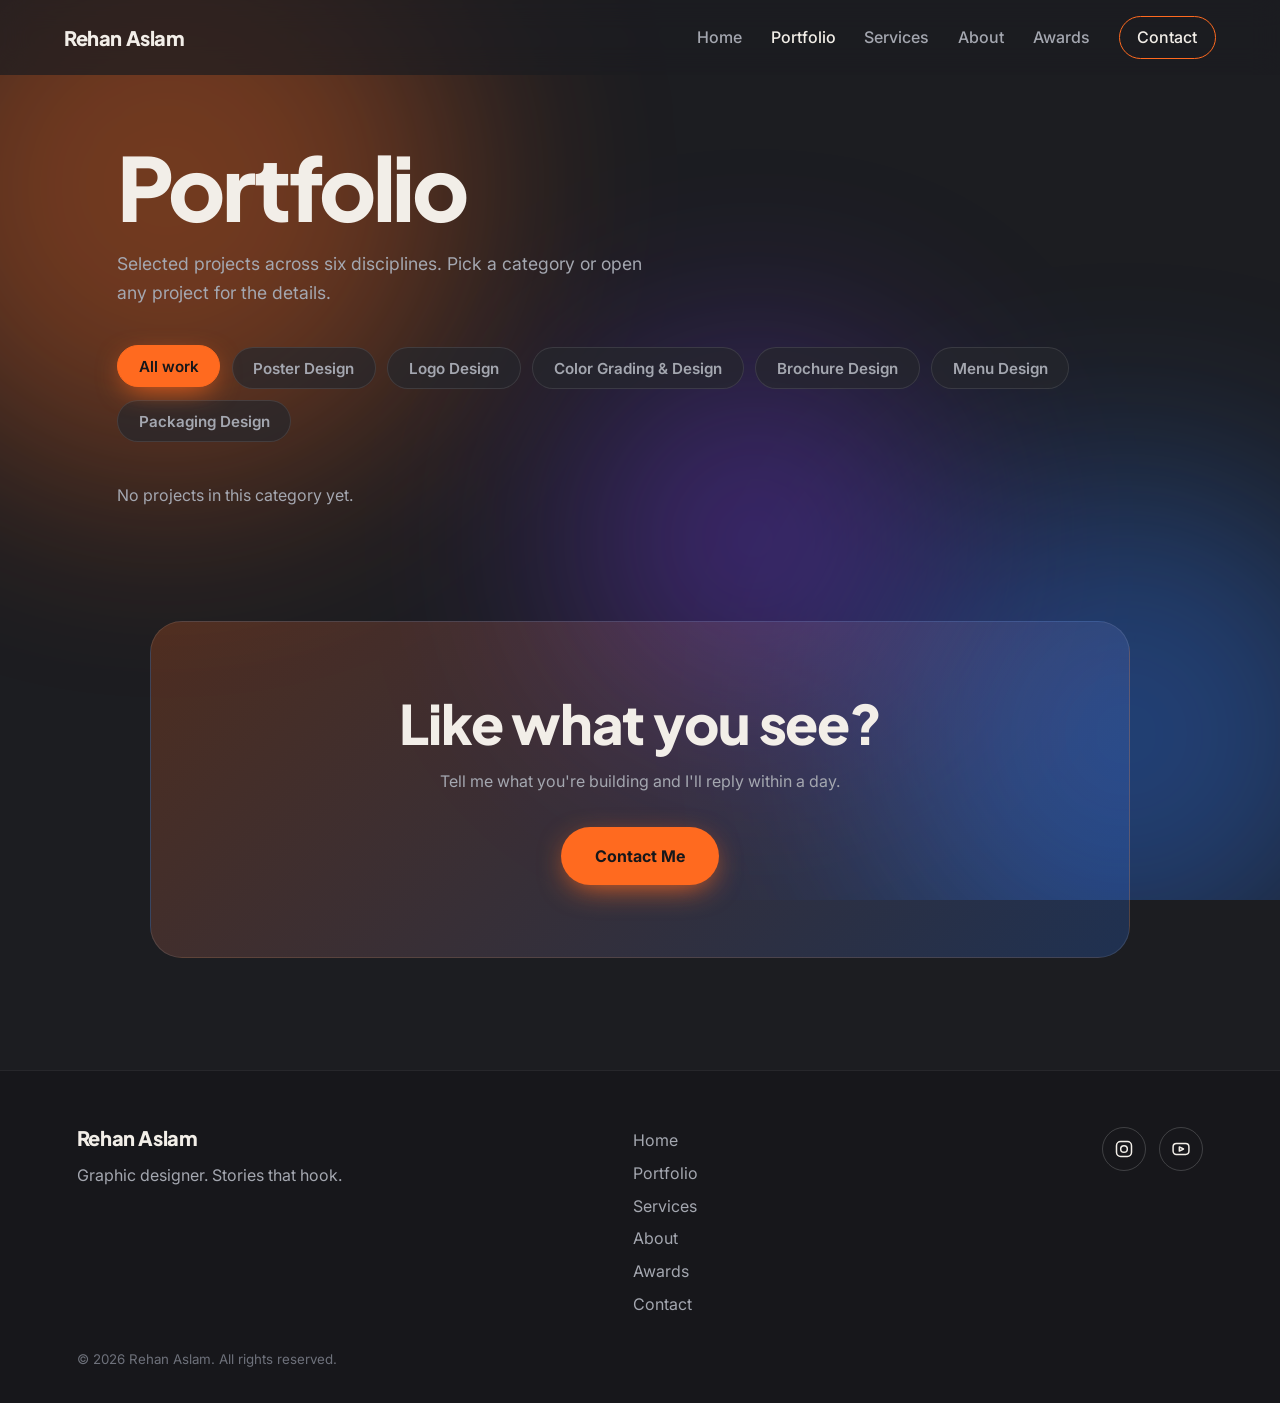
<file: rehan-aslam-portfolio (8)/rehan/portfolio.html>
<!DOCTYPE html>
<html lang="en"><head><meta charset="utf-8"><meta name="viewport" content="width=device-width,initial-scale=1">
<title>Portfolio | Rehan Aslam</title>
<meta name="description" content="Selected work by Rehan Aslam: posters, logos, color grading, brochures, menus and packaging.">
<link rel="preconnect" href="https://fonts.googleapis.com"><link rel="preconnect" href="https://fonts.gstatic.com" crossorigin>
<link href="https://fonts.googleapis.com/css2?family=Plus+Jakarta+Sans:wght@600;700;800&family=Inter:wght@400;500;600&display=swap" rel="stylesheet">
<link rel="stylesheet" href="css/themes.css"><link rel="stylesheet" href="css/style.css"><script>try{document.documentElement.dataset.theme=localStorage.th||''}catch(e){}</script><link rel="icon" href="data:image/svg+xml,%3Csvg xmlns=%27http://www.w3.org/2000/svg%27 viewBox=%270 0 64 64%27%3E%3Crect width=%2764%27 height=%2764%27 rx=%2714%27 fill=%27%23ff6a1f%27/%3E%3Ctext x=%2732%27 y=%2744%27 font-size=%2738%27 font-weight=%27800%27 text-anchor=%27middle%27 fill=%27%2316171a%27 font-family=%27Arial%27%3ER%3C/text%3E%3C/svg%3E"></head><body>
<div class="glow" aria-hidden="true"><i class="b1"></i><i class="b2"></i><i class="b3"></i></div>
<header class="nav"><a class="logo" href="index.html" data-t="g.h1">Rehan Aslam</a>
<button class="burger" aria-label="Menu" aria-expanded="false"><span></span><span></span></button>
<nav id="menu"><a href="index.html">Home</a><a href="portfolio.html" class="on">Portfolio</a><a href="services.html">Services</a><a href="about.html">About</a><a href="awards.html">Awards</a><a href="contact.html" class="pill">Contact</a></nav></header>
<main>
<section class="phead"><h1 data-t="portfolio.1">Portfolio</h1><p data-t="portfolio.2">Selected projects across six disciplines. Pick a category or open any project for the details.</p></section>
<div class="tabs" role="group" aria-label="Filter projects by category">
<button class="tab" data-cat="All" aria-pressed="true">All work</button><button class="tab" data-cat="Poster Design" aria-pressed="false">Poster Design</button><button class="tab" data-cat="Logo Design" aria-pressed="false">Logo Design</button><button class="tab" data-cat="Color Grading &amp; Design" aria-pressed="false">Color Grading &amp; Design</button><button class="tab" data-cat="Brochure Design" aria-pressed="false">Brochure Design</button><button class="tab" data-cat="Menu Design" aria-pressed="false">Menu Design</button><button class="tab" data-cat="Packaging Design" aria-pressed="false">Packaging Design</button></div>
<div class="pgrid" id="grid" aria-live="polite"></div>
<section class="cta rv"><h2 data-t="portfolio.3">Like what you see?</h2><p data-t="portfolio.4">Tell me what you're building and I'll reply within a day.</p><a class="btn" href="contact.html" data-t="portfolio.5">Contact Me</a></section>
</main>
<div class="lb" id="lb" role="dialog" aria-modal="true" aria-labelledby="lbt" aria-hidden="true"><div class="lbc"><button class="x" aria-label="Close project">&times;</button><div class="lbi"></div><div class="lbb"><small id="lbc"></small><h3 id="lbt"></h3><p id="lbd"></p><a class="btn" href="contact.html" data-t="portfolio.6">Start a similar project</a></div></div></div>
<footer><div><a class="logo" href="index.html" data-t="g.f1">Rehan Aslam</a><p data-t="g.f2">Graphic designer. Stories that hook.</p></div>
<nav><a href="index.html">Home</a><a href="portfolio.html">Portfolio</a><a href="services.html">Services</a><a href="about.html">About</a><a href="awards.html">Awards</a><a href="contact.html">Contact</a></nav>
<div class="soc"><a href="https://www.instagram.com/" target="_blank" rel="noopener" data-c="instagram" aria-label="Instagram"><svg viewBox="0 0 24 24"><rect x="3" y="3" width="18" height="18" rx="5"/><circle cx="12" cy="12" r="4"/></svg></a><a href="https://www.youtube.com/" target="_blank" rel="noopener" data-c="youtube" aria-label="YouTube"><svg viewBox="0 0 24 24"><rect x="2.5" y="5.5" width="19" height="13" rx="4"/><path d="M10 9.5l5 2.5-5 2.5z"/></svg></a></div>
<small data-t="g.f3">© 2026 Rehan Aslam. All rights reserved.</small></footer>
<script src="js/main.js"></script><script src="js/site.js"></script><script src="js/portfolio.js"></script></body></html>
</file>
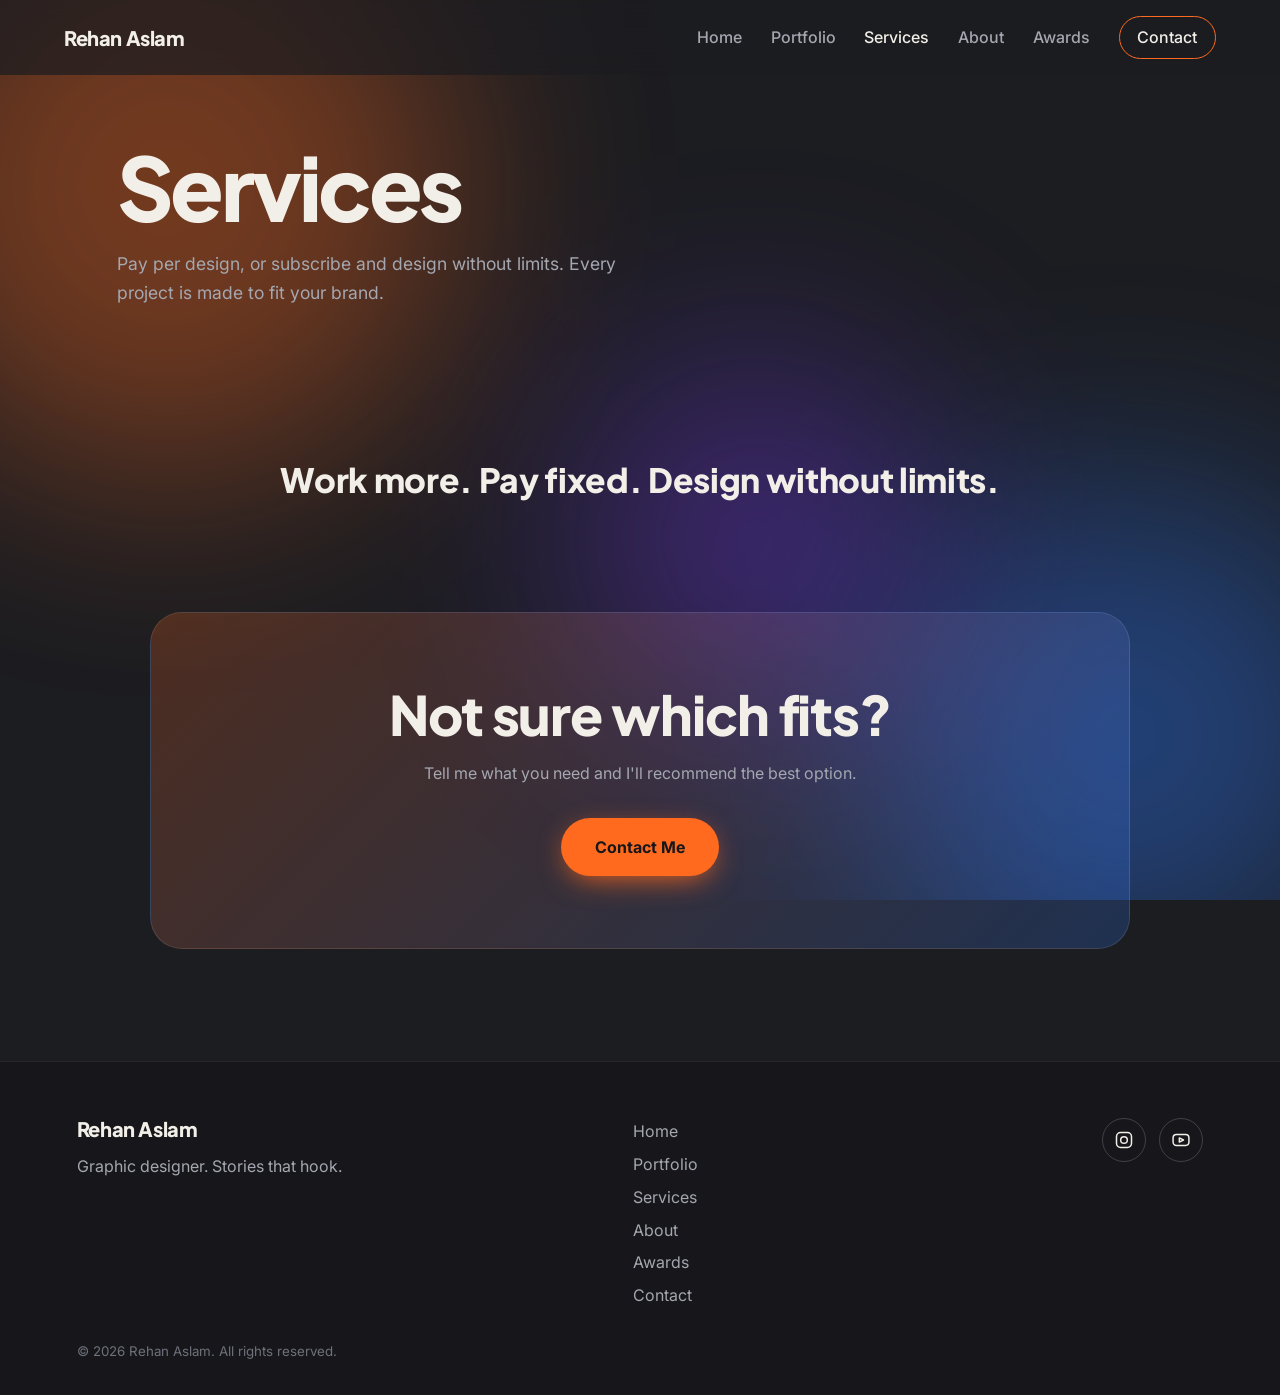
<file: rehan-aslam-portfolio (8)/rehan/services.html>
<!DOCTYPE html>
<html lang="en"><head><meta charset="utf-8"><meta name="viewport" content="width=device-width,initial-scale=1">
<title>Services | Rehan Aslam</title>
<meta name="description" content="Graphic design services by Rehan Aslam: posters, logos, menus, packaging, brochures, visiting cards and an unlimited monthly subscription.">
<link rel="preconnect" href="https://fonts.googleapis.com"><link rel="preconnect" href="https://fonts.gstatic.com" crossorigin>
<link href="https://fonts.googleapis.com/css2?family=Plus+Jakarta+Sans:wght@600;700;800&family=Inter:wght@400;500;600&display=swap" rel="stylesheet">
<link rel="stylesheet" href="css/themes.css"><link rel="stylesheet" href="css/style.css"><script>try{document.documentElement.dataset.theme=localStorage.th||''}catch(e){}</script><link rel="icon" href="data:image/svg+xml,%3Csvg xmlns=%27http://www.w3.org/2000/svg%27 viewBox=%270 0 64 64%27%3E%3Crect width=%2764%27 height=%2764%27 rx=%2714%27 fill=%27%23ff6a1f%27/%3E%3Ctext x=%2732%27 y=%2744%27 font-size=%2738%27 font-weight=%27800%27 text-anchor=%27middle%27 fill=%27%2316171a%27 font-family=%27Arial%27%3ER%3C/text%3E%3C/svg%3E"></head><body>
<div class="glow" aria-hidden="true"><i class="b1"></i><i class="b2"></i><i class="b3"></i></div>
<header class="nav"><a class="logo" href="index.html" data-t="g.h1">Rehan Aslam</a>
<button class="burger" aria-label="Menu" aria-expanded="false"><span></span><span></span></button>
<nav id="menu"><a href="index.html">Home</a><a href="portfolio.html">Portfolio</a><a href="services.html" class="on">Services</a><a href="about.html">About</a><a href="awards.html">Awards</a><a href="contact.html" class="pill">Contact</a></nav></header>
<main>
<section class="phead"><h1 data-t="services.1">Services</h1><p data-t="services.2">Pay per design, or subscribe and design without limits. Every project is made to fit your brand.</p></section>
<section class="sec"><div class="sgrid" id="sg"></div><p class="tagl rv" data-t="services.3">Work more. Pay fixed. Design without limits.</p></section>
<section class="cta rv"><h2 data-t="services.4">Not sure which fits?</h2><p data-t="services.5">Tell me what you need and I'll recommend the best option.</p><a class="btn" href="contact.html" data-t="services.6">Contact Me</a></section>
</main>
<footer><div><a class="logo" href="index.html" data-t="g.f1">Rehan Aslam</a><p data-t="g.f2">Graphic designer. Stories that hook.</p></div>
<nav><a href="index.html">Home</a><a href="portfolio.html">Portfolio</a><a href="services.html">Services</a><a href="about.html">About</a><a href="awards.html">Awards</a><a href="contact.html">Contact</a></nav>
<div class="soc"><a href="https://www.instagram.com/" target="_blank" rel="noopener" data-c="instagram" aria-label="Instagram"><svg viewBox="0 0 24 24"><rect x="3" y="3" width="18" height="18" rx="5"/><circle cx="12" cy="12" r="4"/></svg></a><a href="https://www.youtube.com/" target="_blank" rel="noopener" data-c="youtube" aria-label="YouTube"><svg viewBox="0 0 24 24"><rect x="2.5" y="5.5" width="19" height="13" rx="4"/><path d="M10 9.5l5 2.5-5 2.5z"/></svg></a></div>
<small data-t="g.f3">© 2026 Rehan Aslam. All rights reserved.</small></footer>
<script src="js/main.js"></script><script src="js/site.js"></script></body></html>
</file>
<file: rehan-aslam-portfolio (8)/rehan/css/themes.css>
:root{--bg:#1c1d21;--bg2:#25272d;--tx:#f2eee8;--mut:#a4a7b0;--or:#ff6a1f;--bl:#2e7bff;--c3:#7a3cff;--on:#16171a;--ord:#7a2a0a;--bld:#101c4a;--orrgb:255,106,31;--blrgb:46,123,255;--bgrgb:28,29,33;--bg2rgb:37,39,45;--bg0rgb:20,21,24}
html[data-theme=midnight]{--bg:#0b1226;--bg2:#131c36;--or:#4aa8ff;--bl:#22e3c9;--c3:#8b5cf6;--on:#08101f;--ord:#0f3a66;--bld:#0b5a50;--orrgb:74,168,255;--blrgb:34,227,201;--bgrgb:11,18,38;--bg2rgb:19,28,54;--bg0rgb:7,12,28}
html[data-theme=purple]{--bg:#1d1b27;--bg2:#272437;--or:#a78bfa;--bl:#f472b6;--c3:#60a5fa;--on:#17142a;--ord:#3b2a78;--bld:#7a2250;--orrgb:167,139,250;--blrgb:244,114,182;--bgrgb:29,27,39;--bg2rgb:39,36,55;--bg0rgb:21,19,30}
html[data-theme=emerald]{--bg:#0f1a17;--bg2:#16251f;--or:#34d399;--bl:#fbbf24;--c3:#22d3ee;--on:#0a1a14;--ord:#0e5a3f;--bld:#7a5a06;--orrgb:52,211,153;--blrgb:251,191,36;--bgrgb:15,26,23;--bg2rgb:22,37,31;--bg0rgb:10,18,16}
</file>
<file: rehan-aslam-portfolio (8)/rehan/css/style.css>
:root{--bg:#1c1d21;--bg2:#25272d;--tx:#f2eee8;--mut:#a4a7b0;--or:#ff6a1f;--bl:#2e7bff;--f:'Plus Jakarta Sans','Segoe UI',Helvetica,Arial,sans-serif;--b:'Inter','Segoe UI',Helvetica,Arial,sans-serif}
*{box-sizing:border-box;margin:0}html{scroll-behavior:smooth}
body{background:var(--bg);color:var(--tx);font:400 1rem/1.65 var(--b);overflow-x:hidden}
a{color:inherit;text-decoration:none}:focus-visible{outline:2px solid var(--bl);outline-offset:3px}
h1,h2,h3,.logo{font-family:var(--f);font-weight:800;line-height:1.08;letter-spacing:-.02em}
.glow{position:fixed;inset:0;z-index:-1;overflow:hidden}
.glow i{position:absolute;border-radius:50%;filter:blur(110px);opacity:.38;animation:drift 22s ease-in-out infinite alternate,pulse 9s ease-in-out infinite}
.b1{width:46vw;height:46vw;background:var(--or);top:-12%;left:-10%}.b2{width:40vw;height:40vw;background:var(--bl);bottom:-10%;right:-8%;animation-delay:-7s}.b3{width:28vw;height:28vw;background:var(--c3);top:40%;left:45%;opacity:.18;animation-delay:-13s}
@keyframes drift{to{transform:translate(9vw,7vh) scale(1.15)}}@keyframes pulse{50%{opacity:.2}}
.nav{position:fixed;top:0;left:0;right:0;z-index:20;display:flex;justify-content:space-between;align-items:center;padding:1rem 5vw;background:rgba(var(--bgrgb),.72);backdrop-filter:blur(14px)}
.logo{font-size:1.25rem}.nav nav{display:flex;gap:1.8rem;align-items:center}.nav nav a{color:var(--mut);font-weight:500;transition:color .25s}.nav nav a:hover,.nav nav a.on{color:var(--tx)}
.pill{border:1.5px solid var(--or);padding:.45rem 1.1rem;border-radius:99px;color:var(--tx)!important}.pill:hover{background:var(--or)}
.burger{display:none;background:none;border:0;width:32px;height:24px;position:relative;cursor:pointer}.burger span{position:absolute;left:4px;right:4px;height:2px;background:var(--tx);transition:.3s}.burger span:first-child{top:7px}.burger span:last-child{top:15px}
.hero{min-height:100vh;display:grid;grid-template-columns:1.1fr .9fr;gap:4rem;align-items:center;padding:7rem 7vw 4rem;max-width:1400px;margin:auto}
.role{color:var(--or);font-weight:600;margin-bottom:1rem}
h1{font-size:clamp(4rem,10vw,8.5rem);letter-spacing:-.04em;line-height:.98}
.tag{font-size:clamp(1.15rem,2vw,1.5rem);margin:1.6rem 0 2.2rem;max-width:22ch;color:var(--tx)}
.btn{display:inline-block;background:var(--or);color:var(--on);font-weight:700;padding:1rem 2.1rem;border-radius:99px;transition:transform .3s,box-shadow .3s;box-shadow:0 8px 30px -8px var(--or)}
.btn:hover{transform:translateY(-3px);box-shadow:0 14px 40px -8px var(--or),0 0 0 4px rgba(var(--blrgb),.35)}
.photo{position:relative;justify-self:center;width:min(100%,400px);border-radius:28px;padding:6px;background:linear-gradient(135deg,var(--or),var(--bl));box-shadow:0 0 70px -10px rgba(var(--orrgb),.5),0 0 90px -20px rgba(var(--blrgb),.6);animation:fin 1.4s .2s both}
.photo img{display:block;width:100%;height:auto;border-radius:23px;animation:wipe 1.5s .3s cubic-bezier(.7,0,.2,1) both}
@keyframes wipe{from{clip-path:inset(0 100% 0 0)}to{clip-path:inset(0)}}@keyframes fin{from{opacity:0}}
.hero-text>*{animation:up .9s both}.hero-text>:nth-child(2){animation-delay:.15s}.hero-text>:nth-child(3){animation-delay:.3s}.hero-text>:nth-child(4){animation-delay:.45s}
@keyframes up{from{opacity:0;transform:translateY(24px)}}
.rv{opacity:0;transform:translateY(34px);transition:opacity .9s ease,transform .9s cubic-bezier(.2,.7,.2,1)}.rv.in{opacity:1;transform:none}
.sec{max-width:1200px;margin:auto;padding:6rem 6vw 0}h2{font-size:clamp(2rem,4.5vw,3.4rem);margin-bottom:2.5rem;letter-spacing:-.02em}
.stats{max-width:1100px;margin:2rem auto 0;padding:2.5rem 4vw;display:grid;grid-template-columns:repeat(4,1fr);gap:1.5rem;text-align:center;background:rgba(var(--bg2rgb),.6);border:1px solid rgba(255,255,255,.07);border-radius:24px;backdrop-filter:blur(10px)}
.stats b{display:block;font:800 clamp(2.4rem,5vw,3.8rem)/1 var(--f);color:var(--or)}.stats div:nth-child(even) b{color:var(--bl)}.stats span{color:var(--mut);font-size:.95rem}
.grid4{display:grid;grid-template-columns:repeat(4,1fr);gap:1.2rem}
.card{padding:1.8rem;background:var(--bg2);border-radius:20px;border:1px solid rgba(255,255,255,.06);transition:border-color .3s,opacity .9s,transform .9s}.card:hover{border-color:var(--or)}
.card svg{width:34px;height:34px;fill:none;stroke:var(--or);stroke-width:1.6;stroke-linejoin:round;stroke-linecap:round;margin-bottom:1.2rem}.card:nth-child(even) svg{stroke:var(--bl)}.card h3{font-size:1.15rem;margin-bottom:.5rem}.card p{color:var(--mut);font-size:.95rem}
.work{display:grid;grid-template-columns:repeat(3,1fr);gap:1.2rem}
.t{position:relative;aspect-ratio:4/3;border-radius:20px;overflow:hidden;display:flex;align-items:flex-end}
.t::before{content:"";position:absolute;inset:0;background:linear-gradient(135deg,var(--a),var(--b2));transition:transform .7s cubic-bezier(.2,.7,.2,1)}.t:hover::before{transform:scale(1.12)}
.t::after{content:"";position:absolute;inset:0;background:linear-gradient(transparent 45%,rgba(0,0,0,.7))}
.t span{position:relative;z-index:1;padding:1.3rem;font:700 1.15rem var(--f)}.t small{display:block;font:500 .85rem var(--b);color:#e6e2dc}
.t1{--g:linear-gradient(135deg,#ff6a1f,#7a2a0a)}.t2{--g:linear-gradient(135deg,#2e7bff,#101c4a)}.t3{--g:radial-gradient(circle at 30% 30%,#ffb27a,#d4440b 60%,#3a1406)}.t4{--g:linear-gradient(160deg,#3c4a6b,#2e7bff 120%)}.t5{--g:linear-gradient(135deg,var(--c3),#ff6a1f)}.t6{--g:linear-gradient(135deg,#2c2f38,#ff6a1f 140%)}
.center{text-align:center;margin-top:3rem}
.slider{max-width:760px;overflow:hidden}.track{display:flex;transition:transform .8s cubic-bezier(.6,0,.2,1)}
blockquote{flex:0 0 100%;padding:2.4rem;background:var(--bg2);border-radius:24px;border:1px solid rgba(255,255,255,.07);border-left:4px solid var(--or)}
blockquote p{font:600 clamp(1.15rem,2.2vw,1.45rem)/1.5 var(--b)}cite{display:block;margin-top:1.4rem;color:var(--mut);font-style:normal;font-size:.95rem}
.dots{display:flex;gap:.6rem;margin-top:1.4rem}.dots button{width:12px;height:12px;border-radius:99px;border:0;background:#4a4d57;cursor:pointer;transition:.3s}.dots .on{width:34px;background:var(--bl)}
.brands{margin-top:6rem;padding:2.2rem 0;border-block:1px solid rgba(255,255,255,.07);overflow:hidden}
.mq{display:flex;overflow:hidden;-webkit-mask:linear-gradient(90deg,transparent,#000 12%,#000 88%,transparent);mask:linear-gradient(90deg,transparent,#000 12%,#000 88%,transparent)}
.mqt{display:flex;flex-shrink:0;min-width:100%;justify-content:space-around;gap:4rem;padding-right:4rem;animation:mq 28s linear infinite}.mq:hover .mqt{animation-play-state:paused}
.mqt span{font:700 clamp(1.4rem,3vw,2rem) var(--f);color:#6e717b;white-space:nowrap;transition:color .3s}.mqt span:hover{color:var(--tx)}
@keyframes mq{to{transform:translateX(-100%)}}
.cta{max-width:980px;margin:7rem auto 0;padding:4.5rem 6vw;text-align:center;border-radius:32px;background:linear-gradient(135deg,rgba(var(--orrgb),.22),rgba(var(--blrgb),.22));border:1px solid rgba(255,255,255,.1)}.cta h2{margin-bottom:1rem}.cta p{color:var(--mut);margin-bottom:2rem}
footer{margin-top:7rem;padding:3.5rem 6vw 2rem;display:grid;grid-template-columns:1.2fr 1fr auto;gap:2rem;border-top:1px solid rgba(255,255,255,.07);background:rgba(var(--bg0rgb),.6)}
footer p{color:var(--mut);margin-top:.5rem}footer nav{display:flex;flex-direction:column;gap:.4rem}footer nav a{color:var(--mut)}footer nav a:hover{color:var(--or)}
.soc{display:flex;gap:.8rem}.soc a{width:44px;height:44px;display:grid;place-items:center;border-radius:50%;border:1px solid rgba(255,255,255,.18);transition:.3s}.soc a:hover{background:var(--bl);border-color:var(--bl);transform:translateY(-3px)}
.soc svg{width:20px;height:20px;fill:none;stroke:var(--tx);stroke-width:1.8;stroke-linecap:round;stroke-linejoin:round}footer small{grid-column:1/-1;color:#6e717b}
@media(max-width:900px){.hero{grid-template-columns:1fr;text-align:center;gap:2.5rem;padding-top:6.5rem}.tag{margin-inline:auto}.photo{order:-1;width:min(70%,300px)}.stats,.grid4{grid-template-columns:repeat(2,1fr)}.work{grid-template-columns:repeat(2,1fr)}footer{grid-template-columns:1fr}
.burger{display:block}.nav nav{position:fixed;top:64px;left:0;right:0;flex-direction:column;padding:1.5rem;background:rgba(var(--bgrgb),.97);transform:translateY(-130%);transition:transform .4s}.nav nav.open{transform:none}}
@media(max-width:560px){.work,.grid4{grid-template-columns:1fr}}
@media(prefers-reduced-motion:reduce){*,*::before{animation:none!important;transition:none!important}.rv{opacity:1;transform:none}}
/* Portfolio page */
.phead{max-width:1200px;margin:auto;padding:9rem 6vw 0}.phead h1{font-size:clamp(2.8rem,7vw,5.5rem)}.phead p{color:var(--mut);max-width:48ch;margin-top:1.2rem;font-size:1.1rem}
.tabs{max-width:1200px;margin:2.5rem auto 0;padding:0 6vw;display:flex;flex-wrap:wrap;gap:.7rem}
.tab{font:600 .95rem var(--b);color:var(--mut);background:rgba(var(--bg2rgb),.7);border:1px solid rgba(255,255,255,.1);padding:.65rem 1.3rem;border-radius:99px;cursor:pointer;transition:color .35s,background .35s,border-color .35s,box-shadow .35s,transform .35s}
.tab:hover{color:var(--tx);border-color:var(--or)}.tab[aria-pressed=true]{color:var(--on);background:var(--or);border-color:var(--or);box-shadow:0 8px 28px -8px var(--or);transform:translateY(-2px)}
.pgrid{max-width:1200px;margin:2.5rem auto 0;padding:0 6vw;display:grid;grid-template-columns:repeat(3,1fr);gap:1.4rem;transition:opacity .3s,transform .3s,filter .3s}
.pgrid.out{opacity:0;transform:translateY(14px) scale(.98);filter:blur(6px)}
.pc{font:inherit;color:inherit;text-align:left;padding:0;cursor:pointer;background:var(--bg2);border:1px solid rgba(255,255,255,.07);border-radius:22px;overflow:hidden;transition:opacity .9s,transform .5s cubic-bezier(.2,.7,.2,1),box-shadow .5s,border-color .5s}
.pgrid .pc.in:hover,.pgrid .pc.in:focus-visible{transform:translateY(-8px);border-color:var(--a);box-shadow:0 18px 50px -14px var(--a)}
.th{position:relative;aspect-ratio:4/3;overflow:hidden;background:linear-gradient(135deg,var(--a),var(--b2));display:flex;align-items:flex-end}
.th::before{content:"";position:absolute;width:60%;aspect-ratio:1;border-radius:50%;background:rgba(255,255,255,.14);filter:blur(30px);top:-15%;right:-10%;transition:transform .7s}.pc:hover .th::before{transform:scale(1.5)}
.th span{position:relative;padding:1rem 1.2rem;font:600 .85rem var(--b);color:#fff;opacity:.9}
.pi{padding:1.3rem 1.4rem 1.5rem}.pi h3{font-size:1.15rem;margin-bottom:.4rem}.pi p{color:var(--mut);font-size:.93rem;line-height:1.5}
.lb{position:fixed;inset:0;z-index:50;display:grid;place-items:center;padding:1.2rem;background:rgba(14,15,17,.78);backdrop-filter:blur(14px);opacity:0;visibility:hidden;transition:opacity .4s,visibility .4s}.lb.show{opacity:1;visibility:visible}
.lbc{position:relative;width:min(960px,100%);max-height:92vh;overflow:auto;display:grid;grid-template-columns:1.3fr 1fr;background:var(--bg2);border:1px solid rgba(255,255,255,.1);border-radius:26px;box-shadow:0 30px 90px -20px #000;transform:translateY(22px) scale(.97);transition:transform .5s cubic-bezier(.2,.7,.2,1)}.lb.show .lbc{transform:none}
.lbi{min-height:420px;background:linear-gradient(135deg,var(--a),var(--b2))}.lbb{padding:2.4rem 2rem;display:flex;flex-direction:column;justify-content:center;gap:1rem}
.lbb small{color:var(--or);font-weight:600}.lbb h3{font-size:1.8rem}.lbb p{color:var(--mut)}.lbb .btn{align-self:flex-start;margin-top:.6rem;padding:.85rem 1.6rem}
.x{position:absolute;top:14px;right:14px;z-index:2;width:42px;height:42px;border-radius:50%;border:1px solid rgba(255,255,255,.25);background:rgba(var(--bg0rgb),.7);color:var(--tx);font-size:1.5rem;line-height:1;cursor:pointer;transition:background .3s,transform .3s}.x:hover{background:var(--bl);transform:rotate(90deg)}
@media(max-width:900px){.pgrid{grid-template-columns:repeat(2,1fr)}.lbc{grid-template-columns:1fr}.lbi{min-height:240px}}
@media(max-width:560px){.pgrid{grid-template-columns:1fr}.tabs{gap:.5rem}.tab{padding:.55rem 1rem;font-size:.88rem}}
/* About page */
.abt{max-width:1200px;margin:auto;padding:9rem 6vw 0;display:grid;grid-template-columns:.8fr 1.2fr;gap:4.5rem;align-items:start}
.abt .photo{position:sticky;top:7rem;animation:none;width:min(100%,380px)}.abt .photo img{animation:none}
.abt h1{font-size:clamp(2.6rem,6vw,4.6rem);margin-bottom:1.8rem}.abt .lead{font:700 clamp(1.3rem,2.4vw,1.75rem)/1.4 var(--f);margin-bottom:1.6rem;letter-spacing:-.01em}
.abt p{color:var(--mut);margin-bottom:1.3rem;max-width:62ch;font-size:1.05rem}.abt p strong{color:var(--tx);font-weight:600}
.mission{margin-top:2rem;padding:1.8rem 2rem;border-radius:22px;background:linear-gradient(135deg,rgba(var(--orrgb),.18),rgba(var(--blrgb),.18));border:1px solid rgba(255,255,255,.1)}.mission h3{font-size:1.1rem;margin-bottom:.6rem;color:var(--or)}.mission p{color:var(--tx);margin:0}
.tl{position:relative;max-width:760px;margin:0 auto;padding-left:2.6rem;border-left:2px solid rgba(255,255,255,.12)}
.tl li{list-style:none;position:relative;padding:0 0 3rem 1rem}.tl li:last-child{padding-bottom:0}
.tl li::before{content:"";position:absolute;left:calc(-2.6rem - 8px);top:.35rem;width:14px;height:14px;border-radius:50%;background:var(--or);box-shadow:0 0 0 0 rgba(var(--orrgb),.5);transform:scale(.4);transition:transform .8s .2s cubic-bezier(.3,1.6,.5,1)}
.tl li:nth-child(even)::before{background:var(--bl)}.tl li.in::before{transform:scale(1);animation:ring 3.6s 1s ease-out infinite}
@keyframes ring{0%{box-shadow:0 0 0 0 rgba(var(--orrgb),.45)}70%,100%{box-shadow:0 0 0 16px rgba(var(--orrgb),0)}}
.tl h3{font-size:1.3rem;margin-bottom:.4rem}.tl small{display:block;color:var(--or);font-weight:600;margin-bottom:.3rem}.tl p{color:var(--mut)}
.skills{display:grid;grid-template-columns:repeat(2,1fr);gap:2rem 3rem}
.sk div{display:flex;justify-content:space-between;margin-bottom:.7rem;font-weight:600}.sk span{color:var(--mut)}
.bar{height:10px;border-radius:99px;background:rgba(255,255,255,.09);overflow:hidden}
.bar i{display:block;height:100%;width:0;border-radius:99px;background:linear-gradient(90deg,var(--or),var(--bl));box-shadow:0 0 18px rgba(var(--orrgb),.5);transition:width 1.8s cubic-bezier(.2,.7,.2,1) .35s}.sk.in .bar i{width:var(--w)}
@media(max-width:900px){.abt{grid-template-columns:1fr;gap:2.5rem}.abt .photo{position:relative;top:0;margin:auto;width:min(70%,300px)}.skills{grid-template-columns:1fr}}
/* Services page */
.sgrid{display:grid;grid-template-columns:repeat(3,1fr);gap:1.4rem}
.sgrid .card{display:flex;flex-direction:column;padding:2rem;transition:opacity .9s,transform .5s cubic-bezier(.2,.7,.2,1),border-color .4s,box-shadow .5s}
.sgrid .card.in:hover{transform:translateY(-8px);border-color:var(--or);box-shadow:0 18px 50px -14px rgba(var(--orrgb),.55)}
.sgrid .card:nth-child(even).in:hover{border-color:var(--bl);box-shadow:0 18px 50px -14px rgba(var(--blrgb),.6)}
.sgrid .card p{flex:1;margin-bottom:1.5rem}.price{font:800 2rem/1 var(--f);color:var(--or);margin-bottom:1.2rem}.price small{font:500 .85rem var(--b);color:var(--mut);margin-right:.4rem}
.sgrid .card:nth-child(even) .price{color:var(--bl)}
.more{font-weight:600;color:var(--tx);border-bottom:1.5px solid var(--or);align-self:flex-start;padding-bottom:2px;transition:color .3s}.more:hover{color:var(--or)}
.sub{grid-column:1/-1;display:grid;grid-template-columns:1fr 1fr;gap:3rem;padding:2.8rem;border-radius:28px;background:linear-gradient(var(--bg2),var(--bg2)) padding-box,linear-gradient(135deg,var(--or),var(--bl)) border-box;border:2px solid transparent;box-shadow:0 0 80px -30px rgba(var(--orrgb),.5),0 0 90px -40px rgba(var(--blrgb),.6);transition:opacity .9s,transform .9s,box-shadow .5s}
.sub.in:hover{box-shadow:0 0 90px -20px rgba(var(--orrgb),.6),0 0 100px -30px rgba(var(--blrgb),.7)}
.sub h3{font-size:clamp(1.6rem,3vw,2.2rem);margin:.4rem 0 1rem}.sub p{color:var(--mut);margin-bottom:1.6rem}.sub .price{font-size:3rem;color:var(--tx)}.sub .price small{font-size:1rem}
.badge{display:inline-block;font-weight:600;font-size:.85rem;color:var(--on);background:var(--or);padding:.3rem .9rem;border-radius:99px}
.sub ul{list-style:none;padding:0;display:grid;gap:1rem;align-content:center}.sub li{padding-left:2rem;position:relative;color:var(--mut)}.sub li b{color:var(--tx);font-weight:600}
.sub li::before{content:"";position:absolute;left:0;top:.35rem;width:16px;height:9px;border-left:2.5px solid var(--or);border-bottom:2.5px solid var(--or);transform:rotate(-45deg) scale(.6)}
.tagl{text-align:center;font:800 clamp(1.4rem,3vw,2.1rem)/1.2 var(--f);margin-top:3.5rem;letter-spacing:-.01em}
@media(max-width:900px){.sgrid{grid-template-columns:repeat(2,1fr)}.sub{grid-template-columns:1fr;gap:1.8rem;padding:2rem}}
@media(max-width:560px){.sgrid{grid-template-columns:1fr}}
/* Awards page */
.awl{position:relative;max-width:1000px;margin:3rem auto 0;padding:0 6vw;list-style:none}
.awl::before{content:"";position:absolute;top:0;bottom:0;left:50%;width:2px;background:rgba(255,255,255,.12)}
.awl li{position:relative;width:50%;padding:0 3.6rem 3rem 0}.awl li:nth-child(even){margin-left:50%;padding:0 0 3rem 3.6rem}.awl li:last-child{padding-bottom:0}
.bdg{position:absolute;top:1.2rem;right:-28px;width:56px;height:56px;border-radius:50%;display:grid;place-items:center;background:linear-gradient(var(--bg),var(--bg)) padding-box,linear-gradient(135deg,var(--or),var(--bl)) border-box;border:2px solid transparent;box-shadow:0 0 30px -4px rgba(var(--orrgb),.55);transform:scale(.4);transition:transform .9s .2s cubic-bezier(.3,1.6,.5,1);z-index:1}
.awl li:nth-child(even) .bdg{right:auto;left:-28px;box-shadow:0 0 30px -4px rgba(var(--blrgb),.6)}.awl li.in .bdg{transform:scale(1)}
.bdg svg{width:26px;height:26px;fill:none;stroke:var(--or);stroke-width:1.7;stroke-linecap:round;stroke-linejoin:round}.awl li:nth-child(even) .bdg svg{stroke:var(--bl)}
.ac{padding:1.8rem 2rem;background:var(--bg2);border:1px solid rgba(255,255,255,.07);border-radius:22px;transition:transform .5s cubic-bezier(.2,.7,.2,1),border-color .4s,box-shadow .5s}
.awl li.in .ac:hover{transform:translateY(-6px);border-color:var(--or);box-shadow:0 18px 50px -14px rgba(var(--orrgb),.5)}.awl li:nth-child(even).in .ac:hover{border-color:var(--bl);box-shadow:0 18px 50px -14px rgba(var(--blrgb),.55)}
.awl li:first-child .ac{background:linear-gradient(var(--bg2),var(--bg2)) padding-box,linear-gradient(135deg,var(--or),var(--bl)) border-box;border:2px solid transparent}
.yr{display:inline-block;font-weight:700;font-size:.85rem;color:var(--on);background:var(--or);padding:.25rem .85rem;border-radius:99px;margin-bottom:.9rem}.awl li:nth-child(even) .yr{background:var(--bl)}
.ac h3{font-size:1.35rem;margin-bottom:.4rem}.ac .org{color:var(--tx);font-weight:600;font-size:.93rem;margin-bottom:.7rem}.ac p{color:var(--mut);font-size:.96rem}
@media(max-width:900px){.awl::before{left:calc(6vw + 27px)}.awl li,.awl li:nth-child(even){width:100%;margin-left:0;padding:0 0 2.2rem 4.6rem}.bdg,.awl li:nth-child(even) .bdg{left:0;right:auto}}
/* Contact page */
.pill.on{background:var(--or);color:var(--on)!important}
.cintro{font:600 clamp(1.1rem,2.1vw,1.4rem)/1.5 var(--b);max-width:62ch;margin-top:1.4rem;color:var(--tx)}
.cwrap{max-width:1200px;margin:3rem auto 0;padding:0 6vw;display:grid;grid-template-columns:.8fr 1.2fr;gap:2rem;align-items:start}
.cinfo{display:grid;gap:1.2rem}.ci{display:flex;gap:1rem;align-items:center;padding:1.3rem 1.5rem;background:var(--bg2);border:1px solid rgba(255,255,255,.07);border-radius:20px;transition:border-color .4s,box-shadow .4s,opacity .9s,transform .9s}
a.ci:hover{border-color:var(--or);box-shadow:0 14px 40px -16px rgba(var(--orrgb),.55)}
.ci svg{flex:none;width:44px;height:44px;padding:11px;border-radius:50%;border:1.5px solid var(--or);fill:none;stroke:var(--or);stroke-width:1.7;stroke-linecap:round;stroke-linejoin:round}.ci:nth-child(even) svg{border-color:var(--bl);stroke:var(--bl)}
.ci small{display:block;color:var(--mut);font-size:.85rem}.ci b{font-weight:600;word-break:break-word}.ci.soc2{flex-direction:column;align-items:flex-start}.ci .soc{margin-top:.2rem}
.cform{padding:2.4rem;background:rgba(var(--bg2rgb),.75);backdrop-filter:blur(10px);border:1px solid rgba(255,255,255,.08);border-radius:26px;display:grid;gap:1.3rem}
.row{display:grid;grid-template-columns:1fr 1fr;gap:1.3rem}.fld label{display:block;font-weight:600;font-size:.92rem;margin-bottom:.5rem;color:var(--mut);transition:color .3s}.fld:focus-within label{color:var(--or)}
.fld input,.fld select,.fld textarea{width:100%;font:400 1rem var(--b);color:var(--tx);background:rgba(var(--bg0rgb),.7);border:1.5px solid rgba(255,255,255,.12);border-radius:14px;padding:.9rem 1.1rem;transition:border-color .35s,box-shadow .35s,background .35s}
.fld textarea{min-height:150px;resize:vertical}.fld input::placeholder,.fld textarea::placeholder{color:#6e717b}
.fld input:hover,.fld select:hover,.fld textarea:hover{border-color:rgba(255,255,255,.28)}
.fld input:focus,.fld select:focus,.fld textarea:focus{outline:0;border-color:var(--or);background:rgba(var(--bg0rgb),.95);box-shadow:0 0 0 4px rgba(var(--orrgb),.16),0 0 28px -4px rgba(var(--blrgb),.45)}
.fld select{appearance:none;-webkit-appearance:none;padding-right:2.8rem;background-image:url("data:image/svg+xml,%3Csvg xmlns='http://www.w3.org/2000/svg' viewBox='0 0 24 24' fill='none' stroke='%23a4a7b0' stroke-width='2' stroke-linecap='round'%3E%3Cpath d='M6 9l6 6 6-6'/%3E%3C/svg%3E");background-repeat:no-repeat;background-position:right 1rem center;background-size:20px}
.fld option{background:var(--bg2);color:var(--tx)}.fld input:user-invalid,.fld textarea:user-invalid,.fld select:user-invalid{border-color:#ff5a5a}
.cform .btn{border:0;cursor:pointer;font:700 1.05rem var(--b);justify-self:start;padding:1.05rem 2.6rem}
.note{min-height:1.5em;font-weight:500;color:var(--mut);transition:opacity .4s}.note.ok{color:#6fe3a0}
@media(max-width:900px){.cwrap{grid-template-columns:1fr}}
@media(max-width:560px){.row{grid-template-columns:1fr}.cform{padding:1.5rem}.cform .btn{justify-self:stretch;text-align:center}}
.t img,.th img{position:absolute;inset:0;width:100%;height:100%;object-fit:cover;transition:transform .7s cubic-bezier(.2,.7,.2,1)}.t:hover img,.pc:hover .th img{transform:scale(1.1)}
/* Review fixes */
.phead .cintro{color:var(--tx)}
.abt .lead{color:var(--tx)}.tl{margin-left:0}
.awl{max-width:1200px}
.pc{display:flex;flex-direction:column;justify-content:flex-start;align-items:stretch}.pc .th{flex:none;width:100%}.pi{flex:1}
.ci .soc svg{width:20px;height:20px;padding:0;border:0;stroke:var(--tx);border-radius:0}
.ci:nth-child(even) .soc svg{border-color:transparent;stroke:var(--tx)}
@media(max-width:900px){.tl{max-width:none}}
.cta{width:calc(100% - 12vw)}
@media(max-width:560px){.ci b{font-size:.86rem}.ci{padding:1.1rem 1.2rem;gap:.8rem}.ci svg{width:40px;height:40px}}
.hp{position:absolute;left:-9999px;width:1px;height:1px;opacity:0}
</file>
<file: rehan-aslam-portfolio (8)/rehan/admin/admin.css>
*{box-sizing:border-box;margin:0}body{background:var(--bg);color:var(--tx);font:400 15px/1.55 'Inter',system-ui,Arial,sans-serif}
h1{font:800 1.7rem/1.2 'Plus Jakarta Sans',system-ui,sans-serif;letter-spacing:-.02em}h3{font:700 1.05rem 'Plus Jakarta Sans',system-ui,sans-serif}
[hidden]{display:none!important}button,input,select,textarea{font:inherit;color:var(--tx)}
#login{min-height:100vh;display:grid;place-items:center;padding:1rem}.lbox{width:min(400px,100%);padding:2.2rem;background:var(--bg2);border:1px solid rgba(255,255,255,.1);border-radius:22px;display:grid;gap:1rem;box-shadow:0 30px 80px -30px rgba(var(--orrgb),.45)}.lbox p{color:var(--mut)}
label{display:grid;gap:.4rem;font-weight:600;font-size:.88rem;color:var(--mut)}
input,select,textarea{width:100%;background:rgba(var(--bg0rgb),.8);border:1.5px solid rgba(255,255,255,.14);border-radius:12px;padding:.7rem .9rem;transition:border-color .3s,box-shadow .3s}
input:focus,select:focus,textarea:focus{outline:0;border-color:var(--or);box-shadow:0 0 0 4px rgba(var(--orrgb),.18)}select option{background:var(--bg2)}
.b1,.b2{border:0;border-radius:99px;padding:.65rem 1.3rem;font-weight:700;cursor:pointer;transition:transform .2s,box-shadow .2s}.b1{background:var(--or);color:var(--on)}.b1:hover{transform:translateY(-2px);box-shadow:0 8px 24px -8px var(--or)}
.b2{background:rgba(255,255,255,.08);border:1px solid rgba(255,255,255,.16)}.b2:hover{background:rgba(255,255,255,.14)}.rm:hover{background:#ff5a5a;color:#fff}.err{color:#ff7a7a!important}
#app{display:grid;grid-template-columns:260px 1fr;min-height:100vh}aside{position:sticky;top:0;height:100vh;overflow:auto;padding:1.4rem 1rem;background:rgba(var(--bg0rgb),.7);border-right:1px solid rgba(255,255,255,.08);display:flex;flex-direction:column;gap:.4rem}
.brand{font:800 1.15rem 'Plus Jakarta Sans',system-ui,sans-serif;padding:0 .6rem 1rem}.brand small{display:block;color:var(--or);font:600 .8rem 'Inter',sans-serif}
nav h4{color:var(--mut);font-size:.78rem;font-weight:600;margin:1rem .6rem .3rem}nav button{display:block;width:100%;text-align:left;background:none;border:0;padding:.55rem .8rem;border-radius:10px;cursor:pointer;color:var(--mut);transition:.2s}nav button:hover{color:var(--tx);background:rgba(255,255,255,.06)}nav button.on{color:var(--on);background:var(--or);font-weight:600}
.vs{margin-top:auto;padding:.6rem .8rem;color:var(--bl);font-weight:600;text-decoration:none}aside .b2{margin:.3rem .4rem}
main{padding:2rem 3vw 5rem;max-width:1100px;width:100%}.bar{display:flex;justify-content:space-between;gap:1rem;flex-wrap:wrap;align-items:flex-start;margin-bottom:1.5rem;position:sticky;top:0;padding:.8rem 0;background:var(--bg);z-index:5}.bar p{color:var(--mut);max-width:60ch}.bar>div:last-child:not(:first-child){display:flex;gap:.6rem}
.warn{display:block;width:100%;text-align:left;margin-bottom:1.2rem;padding:1rem 1.2rem;border-radius:14px;border:1px solid #ffb02e;background:rgba(255,176,46,.12);cursor:pointer;font-weight:600}
.cards{display:grid;grid-template-columns:repeat(auto-fill,minmax(230px,1fr));gap:1rem}.dc{text-align:left;padding:1.3rem;background:var(--bg2);border:1px solid rgba(255,255,255,.08);border-radius:18px;cursor:pointer;transition:.3s}.dc:hover{border-color:var(--or);transform:translateY(-3px)}.dc p{color:var(--mut);font-size:.88rem;margin-top:.3rem}
.item,.panel{background:var(--bg2);border:1px solid rgba(255,255,255,.08);border-radius:18px;padding:1.2rem 1.3rem;margin-bottom:1rem}.ih{display:flex;justify-content:space-between;align-items:center;margin-bottom:1rem;gap:.5rem}.ih span{display:flex;gap:.4rem}.ih .b2{padding:.35rem .8rem}
.fg{display:grid;grid-template-columns:1fr 1fr;gap:1rem}.fg .w{grid-column:1/-1}.chk{display:flex;align-items:center;gap:.6rem;flex-direction:row;color:var(--tx)}.chk input{width:auto}
.imgf{display:flex;gap:1rem;align-items:center;flex-wrap:wrap}.imgf img,.noimg{width:130px;height:96px;object-fit:cover;border-radius:12px;background:rgba(255,255,255,.06);display:grid;place-items:center;color:var(--mut);font-size:.8rem;text-align:center}.imgf input{flex:1;min-width:200px}
.themes{display:grid;grid-template-columns:repeat(auto-fill,minmax(220px,1fr));gap:1rem}.th2{text-align:left;padding:1rem;border-radius:18px;border:2px solid rgba(255,255,255,.1);background:var(--bg2);cursor:pointer;transition:.3s}.th2.on{border-color:var(--or);box-shadow:0 0 30px -8px var(--or)}.th2 i{display:inline-block;width:30px;height:30px;border-radius:50%;margin-right:.35rem;border:1px solid rgba(255,255,255,.2)}.th2 b{display:block;margin-top:.7rem}
#toast{position:fixed;bottom:22px;left:50%;transform:translate(-50%,30px);background:#1f9d62;color:#fff;padding:.8rem 1.4rem;border-radius:99px;font-weight:600;opacity:0;pointer-events:none;transition:.4s;z-index:50;max-width:90vw}#toast.show{opacity:1;transform:translate(-50%,0)}#toast.err{background:#d94343}
@media(max-width:860px){#app{grid-template-columns:1fr}aside{position:relative;height:auto}.fg{grid-template-columns:1fr}}
</file>
